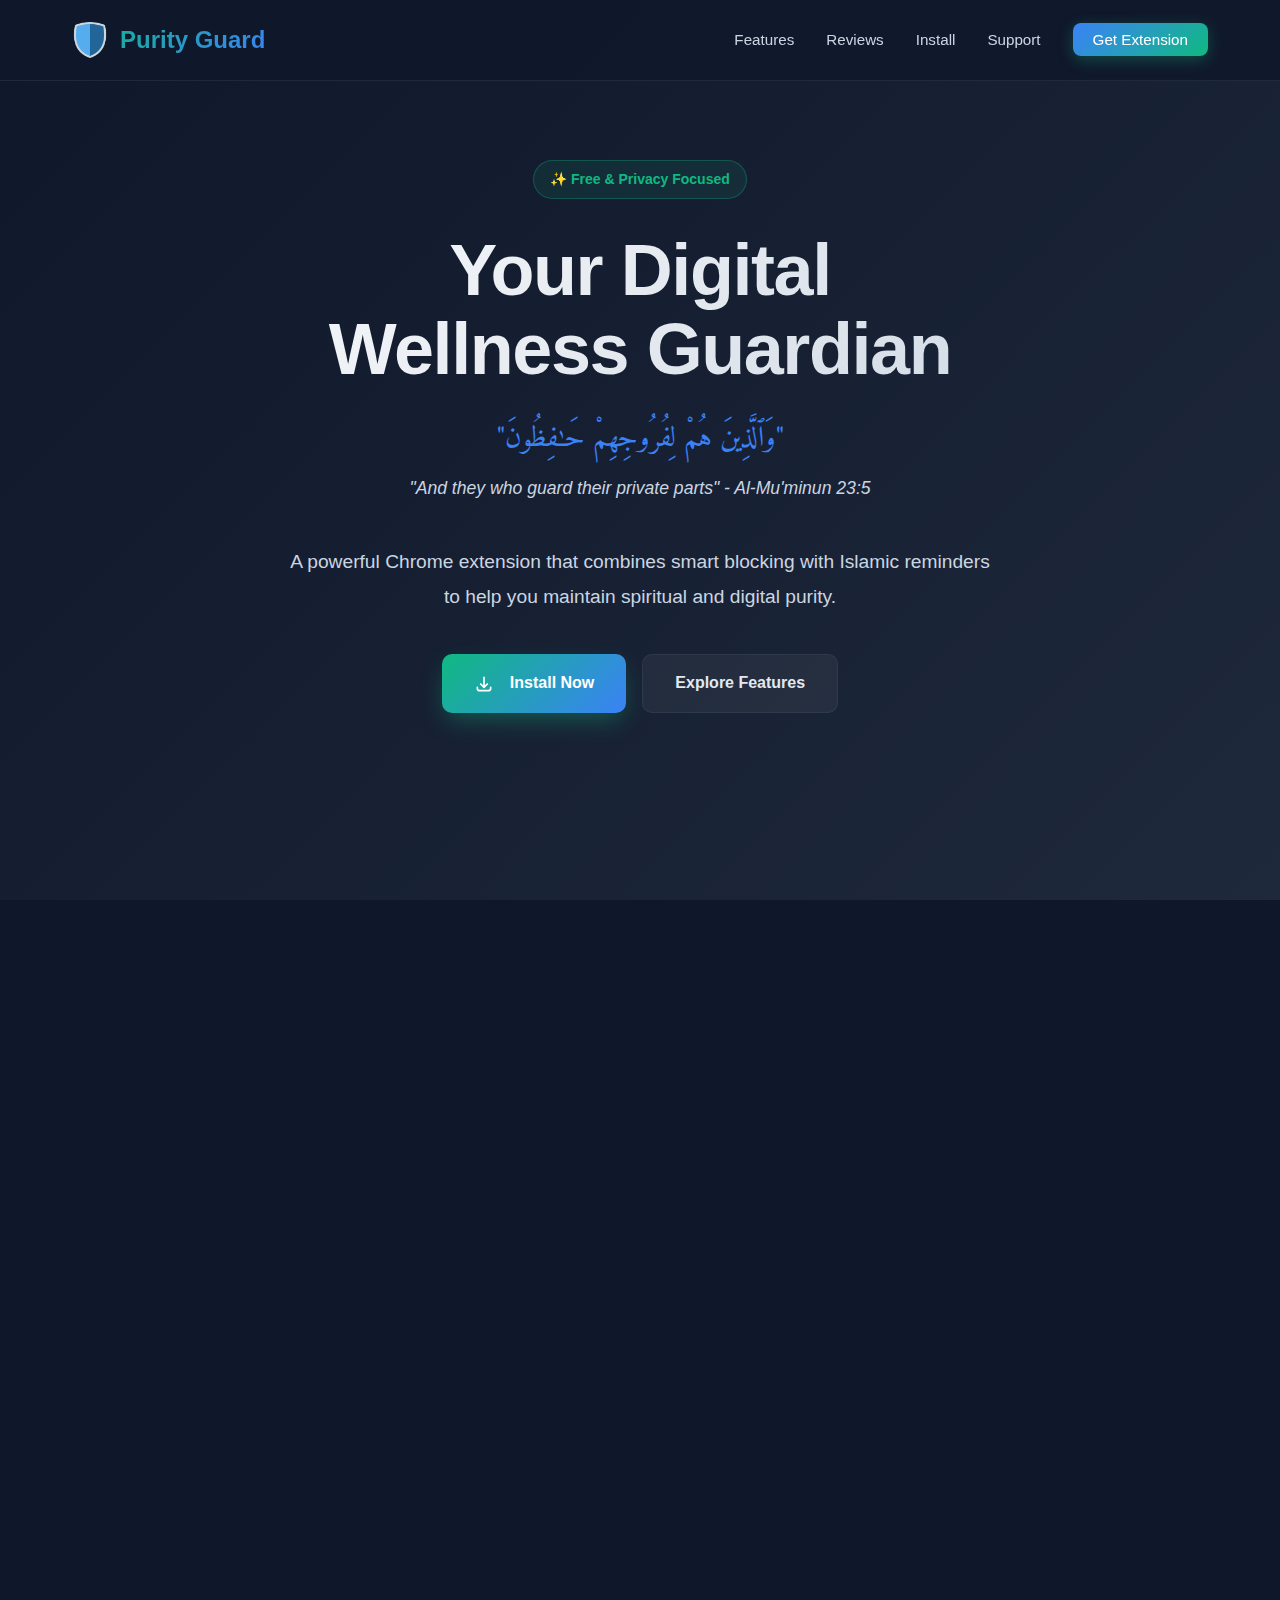
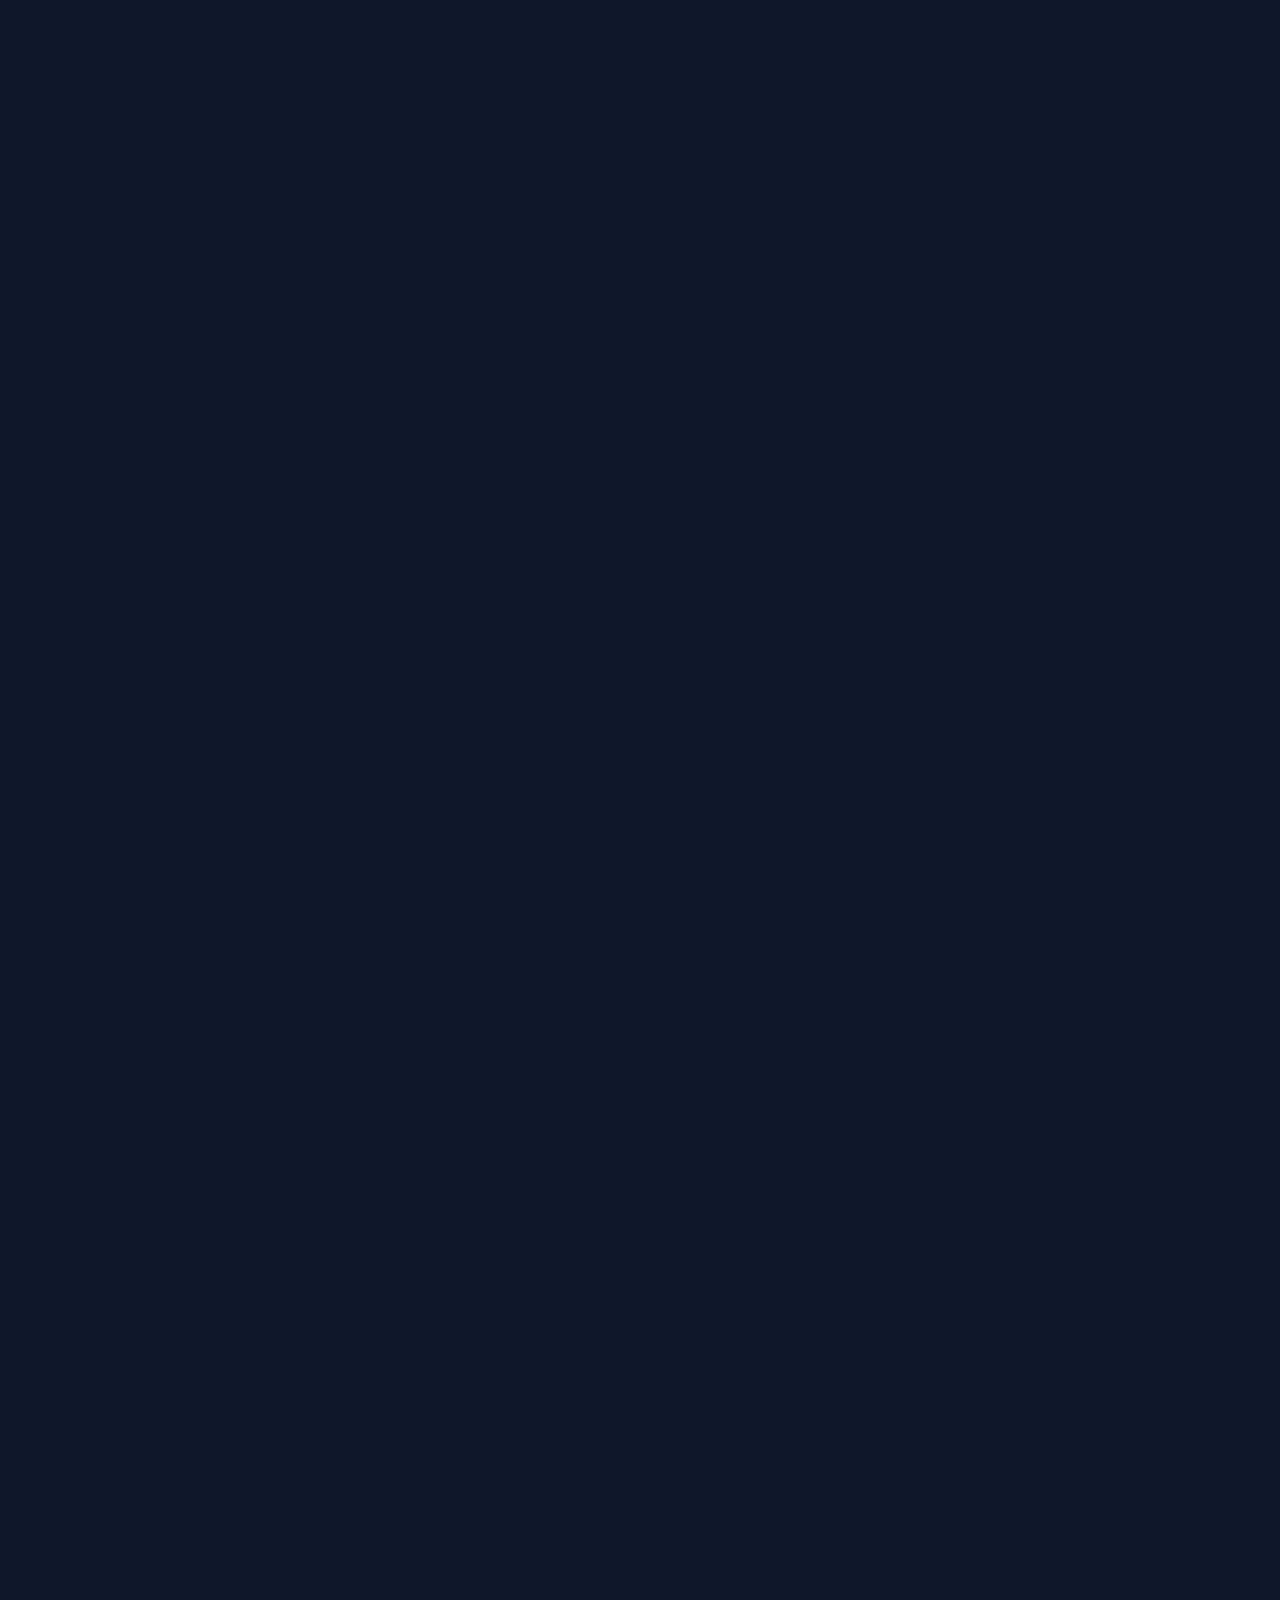
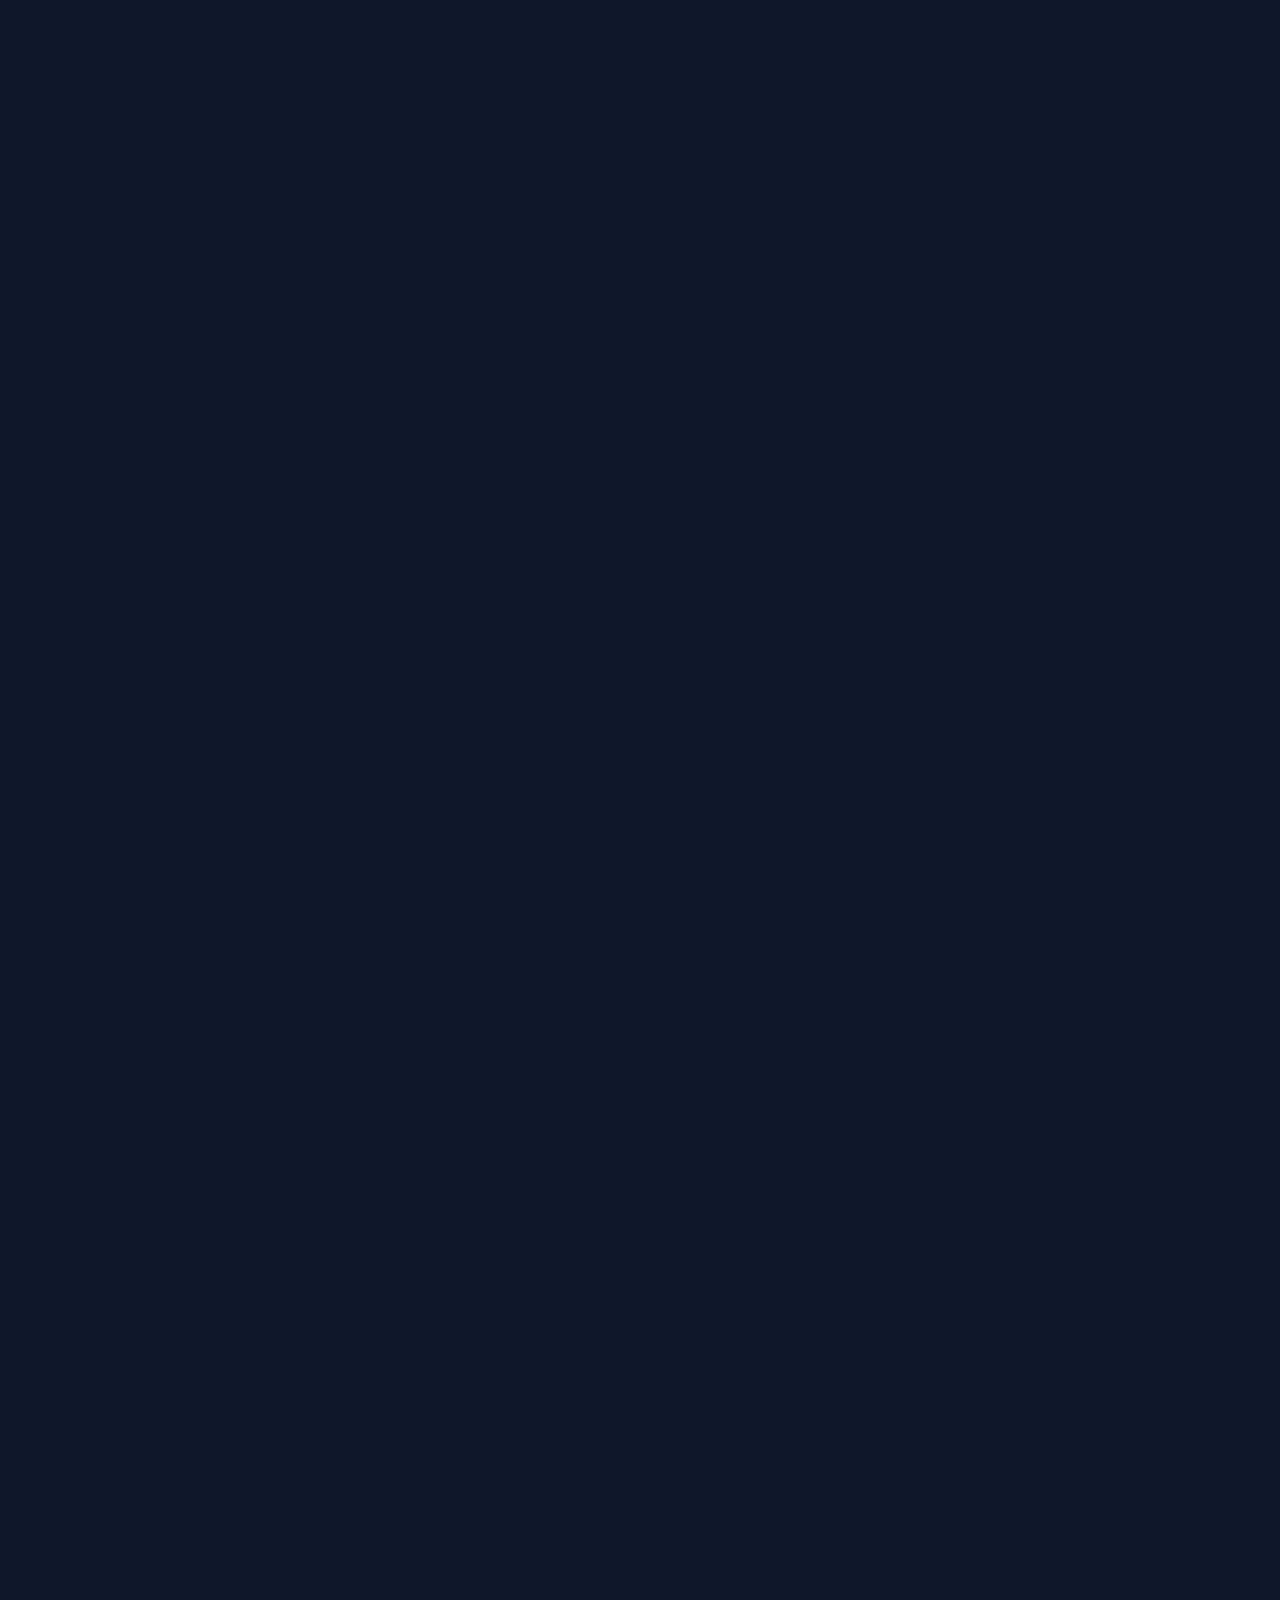
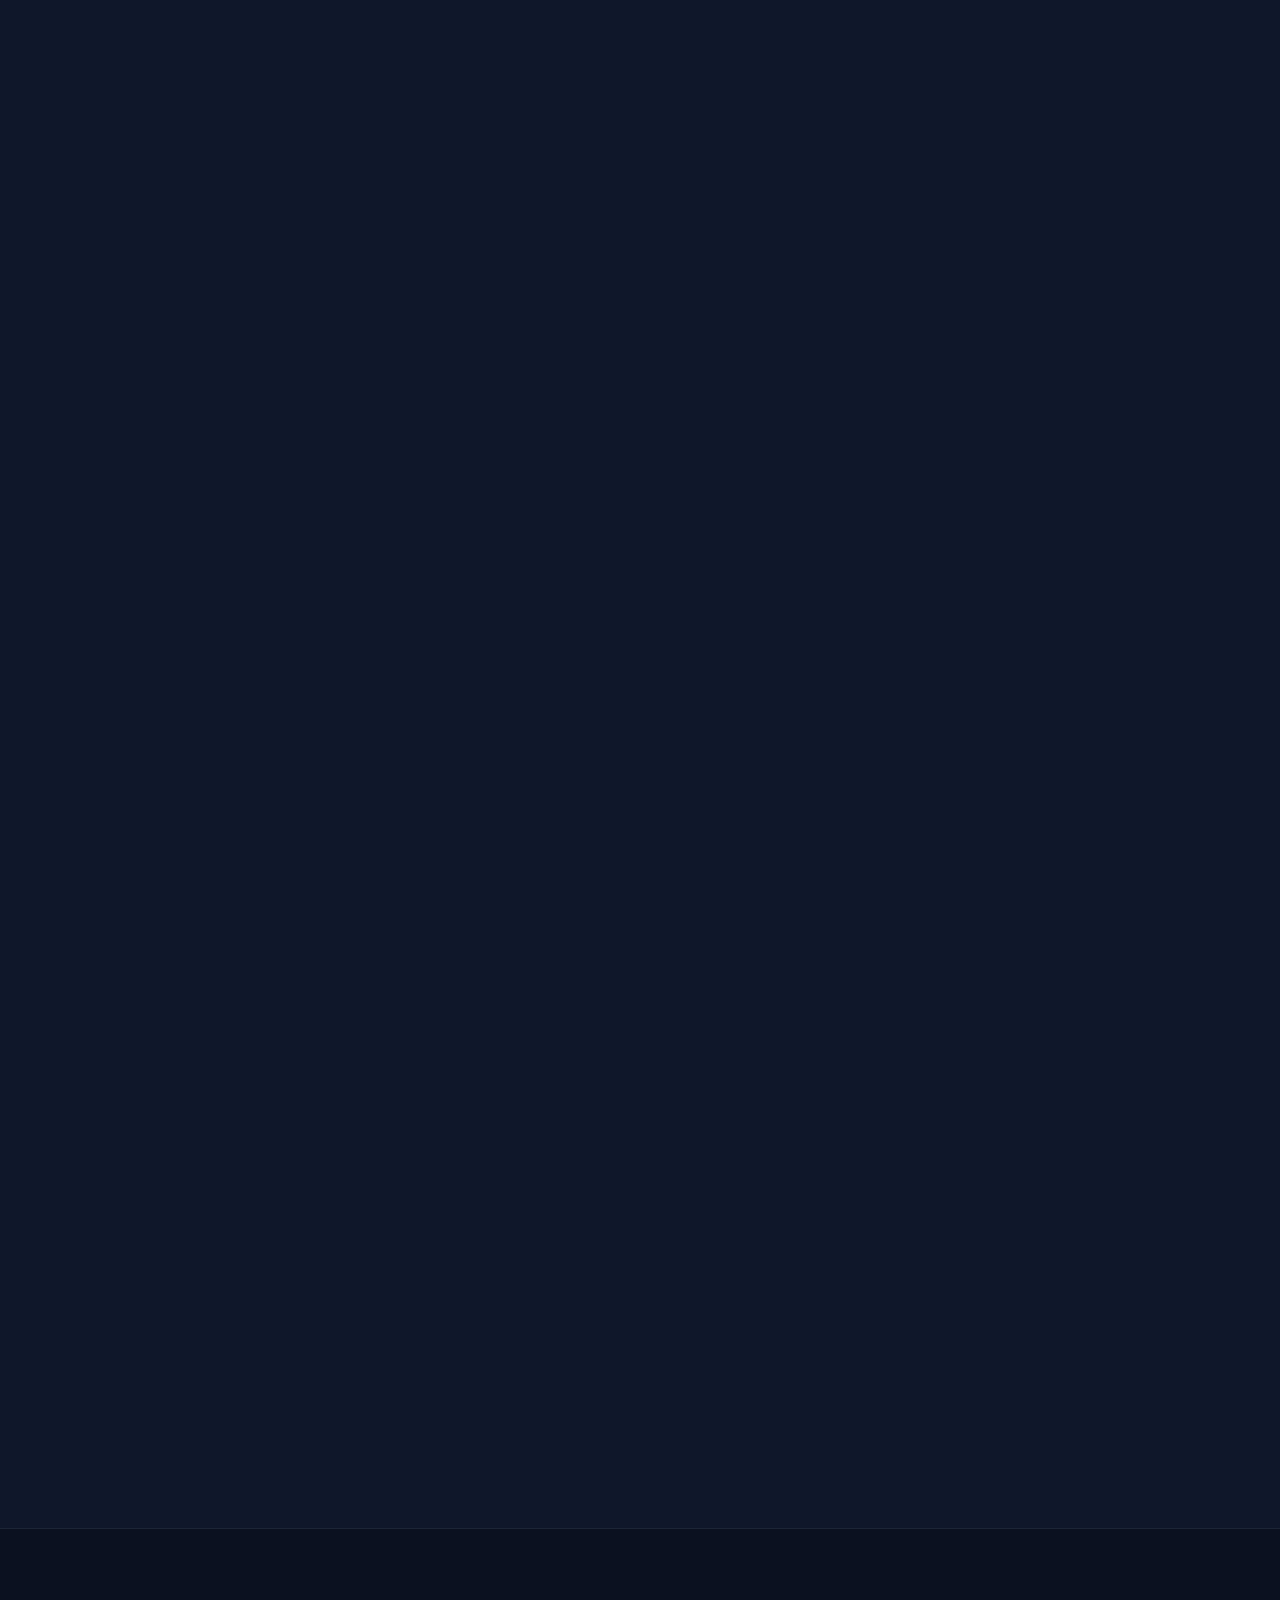
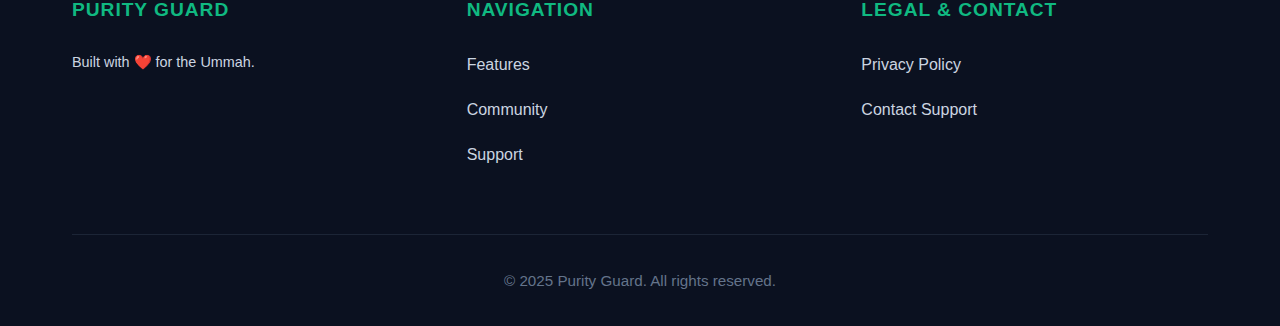
<file: index.html>
<!DOCTYPE html>
<html lang="en">
<head>
  <meta charset="UTF-8">
  <meta name="viewport" content="width=device-width, initial-scale=1.0">
  <title>Purity Guard - Your Digital Wellness Guardian</title>
  <link rel="icon" href="icons/logo-128.png" type="image/png">
  <link rel="preconnect" href="https://fonts.googleapis.com">
  <link rel="preconnect" href="https://fonts.gstatic.com" crossorigin>
  <link href="https://fonts.googleapis.com/css2?family=Segoe+UI:wght@300;400;600;700&family=Amiri:wght@400;700&display=swap" rel="stylesheet">
  <style>
    /* --- RESET & VARIABLES --- */
    :root {
      --bg-dark: #0f172a;
      --bg-card: rgba(30, 41, 59, 0.6);
      --text-main: #e2e8f0;
      --text-muted: #cbd5e1;
      --accent-green: #10b981;
      --accent-blue: #3b82f6;
      --glass-border: rgba(71, 85, 105, 0.3);
      --glass-blur: blur(12px);
    }

    * { margin: 0; padding: 0; box-sizing: border-box; }
    
    html { 
      scroll-behavior: smooth; 
      /* FIX: Background color on HTML prevents white flash during fast scrolls */
      background-color: var(--bg-dark);
    }
    
    body {
      font-family: 'Segoe UI', Tahoma, Geneva, Verdana, sans-serif;
      /* FIX: Fixed background attachment prevents repainting glitches */
      background: linear-gradient(135deg, #0f172a 0%, #1e293b 100%) fixed;
      color: var(--text-main);
      line-height: 1.8;
      overflow-x: hidden;
      min-height: 100vh;
    }

    .amiri { font-family: 'Amiri', serif; }
    
    .container {
      max-width: 1200px;
      margin: 0 auto;
      padding: 0 2rem;
    }

    /* --- ANIMATIONS --- */
    @keyframes border-pulse-glow {
      0% {
        box-shadow: 0 0 5px rgba(59, 130, 246, 0.1);
        border-color: rgba(59, 130, 246, 0.2);
      }
      50% {
        box-shadow: 0 0 20px rgba(16, 185, 129, 0.3);
        border-color: rgba(16, 185, 129, 0.6);
      }
      100% {
        box-shadow: 0 0 5px rgba(59, 130, 246, 0.1);
        border-color: rgba(59, 130, 246, 0.2);
      }
    }

    /* --- NAVIGATION --- */
    nav {
      position: fixed;
      top: 0;
      left: 0;
      width: 100%;
      z-index: 1000;
      background: rgba(15, 23, 42, 0.85);
      backdrop-filter: var(--glass-blur);
      -webkit-backdrop-filter: var(--glass-blur);
      border-bottom: 1px solid var(--glass-border);
      transition: all 0.3s ease;
    }

    .nav-content {
      display: flex;
      justify-content: space-between;
      align-items: center;
      height: 80px;
    }

    .logo {
      display: flex;
      align-items: center;
      gap: 12px;
      font-weight: 700;
      font-size: 1.5rem;
      text-decoration: none;
      background: linear-gradient(135deg, var(--accent-green), var(--accent-blue));
      -webkit-background-clip: text;
      -webkit-text-fill-color: transparent;
      background-clip: text;
    }

    .logo img { height: 36px; width: auto; }

    .nav-links {
      display: flex;
      gap: 2rem;
      list-style: none;
    }

    .nav-links a {
      color: var(--text-muted);
      text-decoration: none;
      font-size: 0.95rem;
      font-weight: 500;
      transition: color 0.2s ease;
    }

    .nav-links a:hover { color: var(--accent-green); }

    .nav-cta {
      background: linear-gradient(135deg, var(--accent-blue), var(--accent-green));
      color: white !important;
      padding: 0.5rem 1.25rem;
      border-radius: 8px;
      font-weight: 600;
      box-shadow: 0 4px 15px rgba(16, 185, 129, 0.3);
    }
    
    .nav-cta:hover { transform: translateY(-2px); }

    /* --- HERO SECTION --- */
    .hero {
      padding: 10rem 0 6rem;
      text-align: center;
      position: relative;
    }

    .hero-badge {
      display: inline-flex;
      align-items: center;
      padding: 6px 16px;
      background: rgba(16, 185, 129, 0.1);
      border: 1px solid rgba(16, 185, 129, 0.3);
      border-radius: 100px;
      color: var(--accent-green);
      font-size: 0.875rem;
      font-weight: 600;
      margin-bottom: 2rem;
    }

    .hero h1 {
      font-size: clamp(2.5rem, 6vw, 4.5rem);
      font-weight: 800;
      letter-spacing: -0.02em;
      line-height: 1.1;
      margin-bottom: 1.5rem;
      background: linear-gradient(135deg, #ffffff 0%, #cbd5e1 100%);
      -webkit-background-clip: text;
      -webkit-text-fill-color: transparent;
    }

    .hero p.subtitle {
      font-size: 1.2rem;
      color: var(--text-muted);
      max-width: 700px;
      margin: 0 auto 2.5rem;
    }

    .verse-box {
      margin-bottom: 2.5rem;
      padding: 0 1rem;
    }

    .quran-verse {
      font-size: 1.8rem;
      color: var(--accent-blue);
      margin-bottom: 0.5rem;
    }

    .cta-group {
      display: flex;
      gap: 1rem;
      justify-content: center;
      flex-wrap: wrap;
    }

    .btn {
      display: inline-flex;
      align-items: center;
      gap: 0.5rem;
      padding: 0.875rem 2rem;
      border-radius: 10px;
      font-weight: 600;
      font-size: 1rem;
      text-decoration: none;
      transition: all 0.3s ease;
      cursor: pointer;
    }

    .btn-primary {
      background: linear-gradient(135deg, var(--accent-green), var(--accent-blue));
      color: white;
      border: none;
      box-shadow: 0 10px 25px -5px rgba(16, 185, 129, 0.4);
    }

    .btn-primary:hover {
      transform: translateY(-3px);
      box-shadow: 0 15px 30px -5px rgba(16, 185, 129, 0.5);
    }

    .btn-secondary {
      background: rgba(255, 255, 255, 0.05);
      color: var(--text-main);
      border: 1px solid var(--glass-border);
    }

    .btn-secondary:hover {
      background: rgba(255, 255, 255, 0.1);
      border-color: rgba(255, 255, 255, 0.2);
    }

    /* --- STATS SECTION --- */
    .stats {
      padding: 4rem 0;
      border-top: 1px solid var(--glass-border);
      border-bottom: 1px solid var(--glass-border);
      background: rgba(15, 23, 42, 0.5);
    }

    .stats-grid {
      display: grid;
      grid-template-columns: repeat(auto-fit, minmax(200px, 1fr));
      gap: 2rem;
      text-align: center;
    }

    .stat-number {
      font-size: 3rem;
      font-weight: 800;
      background: linear-gradient(135deg, var(--accent-green), var(--accent-blue));
      -webkit-background-clip: text;
      -webkit-text-fill-color: transparent;
      margin-bottom: 0.5rem;
      display: block;
    }

    .stat-label {
      color: var(--text-muted);
      font-size: 0.95rem;
      text-transform: uppercase;
      letter-spacing: 0.05em;
      font-weight: 600;
    }

    /* --- FEATURES GRID --- */
    .features {
      padding: 6rem 0;
      position: relative;
    }

    .section-header {
      text-align: center;
      max-width: 800px;
      margin: 0 auto 4rem;
    }

    .section-label {
      color: var(--accent-green);
      font-weight: 700;
      letter-spacing: 0.1em;
      text-transform: uppercase;
      font-size: 0.9rem;
      margin-bottom: 1rem;
      display: block;
    }

    .section-title {
      font-size: 2.5rem;
      font-weight: 700;
      margin-bottom: 1rem;
      background: linear-gradient(135deg, var(--accent-green), var(--accent-blue));
      -webkit-background-clip: text;
      -webkit-text-fill-color: transparent;
    }

    .features-grid {
      display: grid;
      grid-template-columns: repeat(auto-fit, minmax(320px, 1fr));
      gap: 2rem;
    }

    /* GLOWING CARD STYLE (Reusable) */
    .glow-card {
      background: var(--bg-card);
      backdrop-filter: var(--glass-blur);
      -webkit-backdrop-filter: var(--glass-blur);
      border-radius: 20px;
      padding: 2.5rem;
      border: 1px solid var(--glass-border);
      transition: transform 0.3s ease;
      height: 100%;
      display: flex;
      flex-direction: column;
      align-items: flex-start;
      will-change: transform; /* Performance Fix */
      animation: border-pulse-glow 4s infinite ease-in-out;
    }

    .glow-card:hover {
      transform: translateY(-5px);
    }
    
    .glow-card:nth-child(2n) { animation-delay: 1s; }
    .glow-card:nth-child(3n) { animation-delay: 2s; }

    .icon-wrapper {
      width: 54px;
      height: 54px;
      border-radius: 14px;
      background: rgba(16, 185, 129, 0.15);
      display: flex;
      align-items: center;
      justify-content: center;
      margin-bottom: 1.5rem;
      font-size: 1.8rem;
    }

    .feature-card h3 {
      font-size: 1.4rem;
      font-weight: 700;
      margin-bottom: 1rem;
      color: #fff;
    }

    .feature-card p {
      color: var(--text-muted);
      font-size: 1rem;
      line-height: 1.7;
    }

    /* --- INSTALLATION SECTION --- */
    .installation {
      padding: 6rem 0;
    }

    .install-steps-grid {
      display: grid;
      grid-template-columns: repeat(auto-fit, minmax(300px, 1fr));
      gap: 2rem;
    }

    .step-number {
      width: 60px;
      height: 60px;
      background: linear-gradient(135deg, var(--accent-green), var(--accent-blue));
      color: white;
      font-size: 1.8rem;
      font-weight: 700;
      border-radius: 50%;
      display: flex;
      align-items: center;
      justify-content: center;
      margin: 0 auto 1.5rem;
      box-shadow: 0 10px 20px rgba(16, 185, 129, 0.3);
    }

    .install-card {
      text-align: center;
      align-items: center; 
    }

    .install-link-text {
        color: var(--accent-blue);
        text-decoration: underline;
        font-weight: 600;
    }
    .install-link-text:hover {
        color: var(--accent-green);
    }

    /* --- TESTIMONIALS --- */
    .testimonials { 
      padding: 6rem 0; 
      background: rgba(15, 23, 42, 0.3);
    }
    
    .quote-text {
      font-size: 1.15rem;
      color: #f1f5f9;
      font-style: italic;
      margin-bottom: 1.5rem;
      flex-grow: 1;
    }

    .user-info {
      display: flex;
      align-items: center;
      gap: 1rem;
      margin-top: auto;
    }

    .avatar-circle {
      width: 48px;
      height: 48px;
      background: linear-gradient(135deg, var(--accent-blue), var(--accent-green));
      border-radius: 50%;
      display: flex;
      align-items: center;
      justify-content: center;
      font-weight: bold;
      color: white;
      font-size: 1.1rem;
    }

    .user-details h4 { color: white; font-size: 1.1rem; margin-bottom: 0.2rem; }
    .user-details span { color: var(--text-muted); font-size: 0.9rem; }

    /* --- CTA BOX --- */
    .cta-section { padding: 6rem 0; }

    .cta-box-glow {
      background: linear-gradient(145deg, rgba(16, 185, 129, 0.1), rgba(59, 130, 246, 0.1));
      border-radius: 24px;
      padding: 5rem 2rem;
      text-align: center;
      position: relative;
      overflow: hidden;
      border: 1px solid var(--accent-green);
      box-shadow: 0 0 30px rgba(16, 185, 129, 0.15);
    }

    .cta-box-glow h2 { 
      font-size: 2.8rem; 
      color: white; 
      margin-bottom: 1rem;
      background: linear-gradient(135deg, #fff, #e2e8f0); 
      -webkit-background-clip: text;
      -webkit-text-fill-color: transparent;
    }

    /* --- COMMUNITY & SUPPORT --- */
    .community-section { padding: 6rem 0; }
    .community-card { text-align: center; align-items: center; }
    .community-link {
      margin-top: 1.5rem;
      color: var(--accent-blue);
      font-weight: 600;
      text-decoration: none;
      display: inline-flex;
      align-items: center;
      gap: 0.5rem;
    }
    .community-link:hover { text-decoration: underline; color: var(--accent-green); }

    .support-section { 
      padding: 6rem 0;
      background: rgba(15, 23, 42, 0.3);
    }
    .contact-grid {
      display: grid;
      grid-template-columns: repeat(auto-fit, minmax(300px, 1fr));
      gap: 2rem;
      max-width: 900px;
      margin: 0 auto;
    }
    .contact-box {
      background: var(--bg-card);
      border: 1px solid var(--glass-border);
      padding: 3rem 2rem;
      border-radius: 20px;
      text-align: center;
      transition: transform 0.3s ease;
    }
    .contact-box:hover { transform: translateY(-5px); border-color: var(--accent-blue); }

    /* --- FOOTER --- */
    footer {
      border-top: 1px solid var(--glass-border);
      padding: 4rem 0 2rem;
      background: #0b1120;
    }
    .footer-grid {
      display: grid;
      grid-template-columns: repeat(auto-fit, minmax(200px, 1fr));
      gap: 3rem;
      margin-bottom: 3rem;
    }
    .footer-col h4 { 
      color: var(--accent-green); 
      margin-bottom: 1.5rem; 
      font-size: 1.2rem;
      text-transform: uppercase;
      letter-spacing: 0.05em;
    }
    .footer-col ul { list-style: none; }
    .footer-col ul li { margin-bottom: 1rem; }
    .footer-col a { 
      color: var(--text-muted); 
      text-decoration: none; 
      transition: color 0.2s; 
    }
    .footer-col a:hover { color: var(--accent-blue); }
    .footer-bottom { 
      text-align: center; 
      padding-top: 2rem; 
      border-top: 1px solid var(--glass-border); 
      color: #64748b; 
      font-size: 0.95rem; 
    }

    /* --- RESPONSIVE --- */
    @media (max-width: 768px) {
      .nav-links { display: none; }
      .hero h1 { font-size: 2.8rem; }
      .features-grid { grid-template-columns: 1fr; }
    }

    /* Scroll Reveal Utility */
    .reveal { 
        opacity: 0; 
        transform: translateY(30px); 
        transition: all 0.8s ease-out; 
        will-change: transform, opacity; /* Performance Fix */
    }
    .reveal.active { opacity: 1; transform: translateY(0); }
  </style>
</head>
<body>

  <nav>
    <div class="container nav-content">
      <a href="#" class="logo">
        <img src="icons/logo-128.png" alt="Logo">
        <span>Purity Guard</span>
      </a>
      <ul class="nav-links">
        <li><a href="#features">Features</a></li>
        <li><a href="#testimonials">Reviews</a></li>
        <li><a href="#installation">Install</a></li>
        <li><a href="#support">Support</a></li>
        <li><a href="https://chromewebstore.google.com/detail/kdjbmnmfppgifnpaoediclncglnogihe?utm_source=item-share-cb" class="nav-cta">Get Extension</a></li>
      </ul>
    </div>
  </nav>

  <section class="hero">
    <div class="container">
      <div class="hero-badge">✨ Free & Privacy Focused</div>
      <h1>Your Digital<br>Wellness Guardian</h1>
      
      <div class="verse-box">
        <p class="quran-verse amiri">"وَٱلَّذِينَ هُمْ لِفُرُوجِهِمْ حَـٰفِظُونَ"</p>
        <p style="color: var(--text-muted); font-style: italic; font-size: 1.1rem;">"And they who guard their private parts" - Al-Mu'minun 23:5</p>
      </div>
      
      <p class="subtitle">
        A powerful Chrome extension that combines smart blocking with Islamic reminders to help you maintain spiritual and digital purity.
      </p>
      
      <div class="cta-group">
        <a href="https://chromewebstore.google.com/detail/kdjbmnmfppgifnpaoediclncglnogihe?utm_source=item-share-cb" class="btn btn-primary">
          <svg width="20" height="20" fill="none" stroke="currentColor" viewBox="0 0 24 24" style="margin-right: 8px;"><path stroke-linecap="round" stroke-linejoin="round" stroke-width="2" d="M4 16v1a3 3 0 003 3h10a3 3 0 003-3v-1m-4-4l-4 4m0 0l-4-4m4 4V4"></path></svg>
          Install Now
        </a>
        <a href="#features" class="btn btn-secondary">
          Explore Features
        </a>
      </div>
    </div>
  </section>

  <section class="stats reveal">
    <div class="container stats-grid">
      <div class="stat-item">
        <span class="stat-number" data-target="100" data-suffix="+">0</span>
        <span class="stat-label">Active Users</span>
      </div>
      <div class="stat-item">
        <span class="stat-number" data-target="100" data-suffix="%">0</span>
        <span class="stat-label">Free Forever</span>
      </div>
      <div class="stat-item">
        <span class="stat-number" data-target="4.9" data-suffix="" data-decimal="1">0</span>
        <span class="stat-label">Star Rating</span>
      </div>
      <div class="stat-item">
        <span class="stat-number" data-target="24" data-suffix="/7">0</span>
        <span class="stat-label">Protection</span>
      </div>
    </div>
  </section>

  <section id="features" class="features">
    <div class="container">
      <div class="section-header reveal">
        <span class="section-label">Features</span>
        <h2 class="section-title">Everything You Need</h2>
        <p style="color: var(--text-muted); font-size: 1.2rem;">Complete tools for your digital and spiritual protection.</p>
      </div>
      
      <div class="features-grid">
        <div class="feature-card glow-card reveal">
          <div class="icon-wrapper">🚫</div>
          <h3>Smart Content Blocking</h3>
          <p>Automatically blocks harmful websites using advanced filtering algorithms and customizable blocklists.</p>
        </div>

        <div class="feature-card glow-card reveal">
          <div class="icon-wrapper">📖</div>
          <h3>Islamic Reminders</h3>
          <p>Beautiful Quran verses and Hadith displayed when harmful content is blocked to strengthen your resolve.</p>
        </div>

        <div class="feature-card glow-card reveal">
          <div class="icon-wrapper">🔊</div>
          <h3>Quran Audio Recitation</h3>
          <p>Listen to high-quality Quran recitations on the block page to calm your mind and heart.</p>
        </div>

        <div class="feature-card glow-card reveal">
          <div class="icon-wrapper">⚙️</div>
          <h3>Customizable Settings</h3>
          <p>Choose between Quran, Hadith, or both. Control audio, notifications, and themes to match your preferences.</p>
        </div>

        <div class="feature-card glow-card reveal">
          <div class="icon-wrapper">✅</div>
          <h3>Whitelist & Blacklist</h3>
          <p>Full control over which sites to block or allow. Add custom domains to your personal lists.</p>
        </div>

        <div class="feature-card glow-card reveal">
          <div class="icon-wrapper">📊</div>
          <h3>Progress Tracking</h3>
          <p>Track your blocks, maintain streaks, and set monthly goals to monitor your digital wellness journey.</p>
        </div>

        <div class="feature-card glow-card reveal">
          <div class="icon-wrapper">🎨</div>
          <h3>Beautiful Design</h3>
          <p>Modern, sleek interface with smooth animations and professional UI that's a pleasure to use.</p>
        </div>

        <div class="feature-card glow-card reveal">
          <div class="icon-wrapper">🔔</div>
          <h3>Smart Notifications</h3>
          <p>Desktop notifications keep you informed when sites are blocked, with full control to enable/disable.</p>
        </div>

        <div class="feature-card glow-card reveal">
          <div class="icon-wrapper">💾</div>
          <h3>Import/Export Settings</h3>
          <p>Backup your settings and lists, or share them across devices with easy import/export functionality.</p>
        </div>

        <div class="feature-card glow-card reveal">
          <div class="icon-wrapper">📱</div>
          <h3>Instant Telegram Alerts</h3>
          <p>Get real-time notifications (1-2 seconds) to your accountability partner when you relapse or disable the extension.</p>
        </div>

        <div class="feature-card glow-card reveal">
          <div class="icon-wrapper">💰</div>
          <h3>Sadaqah Accountability</h3>
          <p>Commit to donate to charity when you relapse. Your partner gets proof photos, turning mistakes into good deeds.</p>
        </div>
      </div>
    </div>
  </section>

  <section id="installation" class="installation">
    <div class="container">
      <div class="section-header reveal">
        <span class="section-label">Get Started</span>
        <h2 class="section-title">Install in 3 Easy Steps</h2>
        <p style="color: var(--text-muted); font-size: 1.1rem;">Get protected in less than 2 minutes</p>
      </div>

      <div class="install-steps-grid">
        <div class="install-card glow-card reveal">
          <div class="step-number">1</div>
          <h3 style="color: white; margin-bottom: 0.5rem;">Download Extension</h3>
          <p style="color: var(--text-muted);">
            <a href="https://chromewebstore.google.com/detail/kdjbmnmfppgifnpaoediclncglnogihe?utm_source=item-share-cb" class="install-link-text" target="_blank">Click here to download</a> the extension directly from the Chrome Web Store.
          </p>
        </div>
        
        <div class="install-card glow-card reveal">
          <div class="step-number">2</div>
          <h3 style="color: white; margin-bottom: 0.5rem;">Add to Chrome</h3>
          <p style="color: var(--text-muted);">Click the "Add to Chrome" button on the store page and confirm the installation.</p>
        </div>
        
        <div class="install-card glow-card reveal">
          <div class="step-number">3</div>
          <h3 style="color: white; margin-bottom: 0.5rem;">You're Protected!</h3>
          <p style="color: var(--text-muted);">Configure your preferences in the settings and enjoy peace of mind while browsing.</p>
        </div>
      </div>
    </div>
  </section>

  <section id="testimonials" class="testimonials">
    <div class="container">
      <div class="section-header reveal">
        <span class="section-label">Reviews</span>
        <h2 class="section-title">What Users Are Saying</h2>
        <p style="color: var(--text-muted);">Real feedback from real users</p>
      </div>

      <div class="features-grid">
        <div class="testimonial-card glow-card reveal">
          <p class="quote-text">"Purity Guard has been a game-changer for me. The Islamic reminders really help me stay focused on what matters. MashaAllah!"</p>
          <div class="user-info">
            <div class="avatar-circle">AH</div>
            <div class="user-details">
              <h4>Ahmed Hassan</h4>
              <span>Student, UK</span>
            </div>
          </div>
        </div>

        <div class="testimonial-card glow-card reveal">
          <p class="quote-text">"The customization options are amazing. I can choose to see only Quran verses and the audio feature is beautiful. Highly recommended!"</p>
          <div class="user-info">
            <div class="avatar-circle">FZ</div>
            <div class="user-details">
              <h4>Fatima Zahra</h4>
              <span>Professional, Canada</span>
            </div>
          </div>
        </div>

        <div class="testimonial-card glow-card reveal">
          <p class="quote-text">"Clean design, powerful features, and it actually works! The streak tracking keeps me motivated. JazakAllah khair to the developers!"</p>
          <div class="user-info">
            <div class="avatar-circle">YM</div>
            <div class="user-details">
              <h4>Yusuf Mohammed</h4>
              <span>Developer, USA</span>
            </div>
          </div>
        </div>
      </div>
    </div>
  </section>

  <section id="community" class="community-section">
    <div class="container">
      <div class="section-header reveal">
        <span class="section-label">Community</span>
        <h2 class="section-title">Join the Movement</h2>
        <p style="color: var(--text-muted);">Connect with others on the same journey.</p>
      </div>

      <div class="features-grid">
        <div class="feature-card community-card glow-card reveal">
          <div class="icon-wrapper">
            <svg width="24" height="24" fill="currentColor" viewBox="0 0 24 24"><path d="M20.317 4.37a19.791 19.791 0 0 0-4.885-1.515.074.074 0 0 0-.079.037c-.21.375-.444.864-.608 1.25a18.27 18.27 0 0 0-5.487 0 12.64 12.64 0 0 0-.617-1.25.077.077 0 0 0-.079-.037A19.736 19.736 0 0 0 3.677 4.37a.07.07 0 0 0-.032.027C.533 9.046-.32 13.58.099 18.057a.082.082 0 0 0 .031.057 19.9 19.9 0 0 0 5.993 3.03.078.078 0 0 0 .084-.028 14.09 14.09 0 0 0 1.226-1.994.076.076 0 0 0-.041-.106 13.107 13.107 0 0 1-1.872-.892.077.077 0 0 1-.008-.128 10.2 10.2 0 0 0 .372-.292.074.074 0 0 1 .077-.01c3.928 1.793 8.18 1.793 12.062 0a.074.074 0 0 1 .078.01c.12.098.246.198.373.292a.077.077 0 0 1-.006.127 12.299 12.299 0 0 1-1.873.892.077.077 0 0 0-.041.107c.36.698.772 1.362 1.225 1.993a.076.076 0 0 0 .084.028 19.839 19.839 0 0 0 6.002-3.03.077.077 0 0 0 .032-.054c.5-5.177-.838-9.674-3.549-13.66a.061.061 0 0 0-.031-.03zM8.02 15.33c-1.183 0-2.157-1.085-2.157-2.419 0-1.333.956-2.419 2.157-2.419 1.21 0 2.176 1.086 2.157 2.419 0 1.334-.956 2.419-2.157 2.419zm7.975 0c-1.183 0-2.157-1.085-2.157-2.419 0-1.333.955-2.419 2.157-2.419 1.21 0 2.176 1.086 2.157 2.419 0 1.334-.946 2.419-2.157 2.419z"/></svg>
          </div>
          <h3>Discord Server</h3>
          <p>Chat with the community and get motivation.</p>
          <a href="https://github.com/suhayblegend/purity-guard" class="community-link" onclick="alert('Coming Soon!'); return false;">Join Discord →</a>
        </div>

        <div class="feature-card community-card glow-card reveal">
          <div class="icon-wrapper">
            <svg width="24" height="24" fill="currentColor" viewBox="0 0 24 24"><path d="M12 0C5.373 0 0 5.373 0 12s5.373 12 12 12 12-5.373 12-12S18.627 0 12 0zm5.562 8.161c-.18 1.897-.962 6.502-1.359 8.627-.168.9-.5 1.201-.82 1.23-.697.064-1.226-.461-1.901-.903-1.056-.692-1.653-1.123-2.678-1.799-1.185-.781-.417-1.21.258-1.911.177-.184 3.247-2.977 3.307-3.23.007-.032.014-.15-.056-.212s-.174-.041-.249-.024c-.106.024-1.793 1.139-5.062 3.345-.479.329-.913.489-1.302.481-.428-.008-1.252-.241-1.865-.44-.751-.244-1.349-.374-1.297-.789.027-.216.324-.437.893-.663 3.498-1.524 5.831-2.529 6.998-3.014 3.332-1.386 4.025-1.627 4.477-1.635.099-.002.321.023.465.141.12.098.153.228.166.328.015.115.018.234.004.309z"/></svg>
          </div>
          <h3>Telegram Group</h3>
          <p>Get announcements and updates.</p>
          <a href="https://t.me/+4UyJja5hy1AxNGI0" class="community-link" onclick="alert('Coming Soon!'); return false;">Join Telegram →</a>
        </div>

        <div class="feature-card community-card glow-card reveal">
          <div class="icon-wrapper">
            <svg width="24" height="24" fill="currentColor" viewBox="0 0 24 24"><path d="M12 0C5.374 0 0 5.373 0 12c0 5.302 3.438 9.8 8.207 11.387.599.111.793-.261.793-.577v-2.234c-3.338.726-4.033-1.416-4.033-1.416-.546-1.387-1.333-1.756-1.333-1.756-1.089-.745.083-.729.083-.729 1.205.084 1.839 1.237 1.839 1.237 1.07 1.834 2.807 1.304 3.492.997.107-.775.418-1.305.762-1.604-2.665-.305-5.467-1.334-5.467-5.931 0-1.311.469-2.381 1.236-3.221-.124-.303-.535-1.524.117-3.176 0 0 1.008-.322 3.301 1.23A11.509 11.509 0 0 1 12 5.803c1.02.005 2.047.138 3.006.404 2.291-1.552 3.297-1.23 3.297-1.23.653 1.653.242 2.874.118 3.176.77.84 1.235 1.911 1.235 3.221 0 4.609-2.807 5.624-5.479 5.921.43.372.823 1.102.823 2.222v3.293c0 .319.192.694.801.576C20.566 21.797 24 17.3 24 12c0-6.627-5.373-12-12-12z"/></svg>
          </div>
          <h3>Open Source</h3>
          <p>View the code, report bugs, or contribute.</p>
          <a href="https://github.com/suhayblegend/purity-guard" target="_blank" class="community-link">View on GitHub →</a>
        </div>
      </div>
    </div>
  </section>

  <section class="cta-section">
    <div class="container">
      <div class="cta-box-glow reveal">
        <p class="amiri" style="font-size: 2.2rem; color: var(--accent-blue); margin-bottom: 1.2rem; font-weight: 700;">"أَلَمْ يَعْلَمْ بِأَنَّ ٱللَّهَ يَرَىٰ"</p>
        <p style="font-style: italic; color: #cbd5e1; margin-bottom: 2rem; font-size: 1.3rem;">"Does he not know that Allah sees?" - Al-'Alaq 96:14</p>
        <h2>Ready to take control?</h2>
        <div style="margin-top: 3rem;">
          <a href="https://chromewebstore.google.com/detail/kdjbmnmfppgifnpaoediclncglnogihe?utm_source=item-share-cb" class="btn btn-primary" style="padding: 1rem 3rem; font-size: 1.2rem;">Install Purity Guard Now</a>
        </div>
      </div>
    </div>
  </section>

  <section id="support" class="support-section">
    <div class="container">
      <div class="section-header reveal">
        <span class="section-label">Support</span>
        <h2 class="section-title">We're Here to Help</h2>
      </div>

      <div class="contact-grid">
        <div class="contact-box reveal">
          <h3 style="margin-bottom: 1rem; color: white;">Contact Us</h3>
          <p style="color: var(--text-muted); margin-bottom: 1.5rem;">Have a question? Email us directly.</p>
          <a href="mailto:suhaybdahir22@gmail.com" class="btn btn-secondary">Email Support</a>
        </div>

        <div class="contact-box reveal">
          <h3 style="margin-bottom: 1rem; color: white;">Report an Issue</h3>
          <p style="color: var(--text-muted); margin-bottom: 1.5rem;">Found a bug? Let us know.</p>
          <a href="https://github.com/YOUR-USERNAME/purity-guard/issues" target="_blank" class="btn btn-secondary">Report Bug</a>
        </div>
      </div>
    </div>
  </section>

  <footer>
    <div class="container">
      <div class="footer-grid">
        <div class="footer-col">
          <h4>Purity Guard</h4>
          <p style="color: var(--text-muted); line-height: 1.6; font-size: 0.9rem;">
            Built with ❤️ for the Ummah.
          </p>
        </div>
        <div class="footer-col">
          <h4>Navigation</h4>
          <ul>
            <li><a href="#features">Features</a></li>
            <li><a href="#community">Community</a></li>
            <li><a href="#support">Support</a></li>
          </ul>
        </div>
        <div class="footer-col">
          <h4>Legal & Contact</h4>
          <ul>
            <li><a href="privacy.html">Privacy Policy</a></li>
            <li><a href="mailto:suhaybdahir22@gmail.com">Contact Support</a></li>
          </ul>
        </div>
      </div>
      <div class="footer-bottom">
        <p>&copy; 2025 Purity Guard. All rights reserved.</p>
      </div>
    </div>
  </footer>

  <script>
    // 1. Scroll Reveal Animation
    const observerOptions = {
      threshold: 0.1,
      root: null,
      rootMargin: "0px 0px -50px 0px"
    };

    const revealObserver = new IntersectionObserver((entries) => {
      entries.forEach(entry => {
        if (entry.isIntersecting) {
          entry.target.classList.add('active');
        }
      });
    }, observerOptions);

    document.querySelectorAll('.reveal').forEach(el => {
      revealObserver.observe(el);
    });

    // 2. Stats Counting Animation
    const statsObserver = new IntersectionObserver((entries) => {
      entries.forEach(entry => {
        if (entry.isIntersecting && !entry.target.classList.contains('counted')) {
          const statElement = entry.target;
          statElement.classList.add('counted');
          
          const target = parseFloat(statElement.getAttribute('data-target'));
          const suffix = statElement.getAttribute('data-suffix') || '';
          const decimal = parseInt(statElement.getAttribute('data-decimal') || '0');
          const duration = 2000;
          const start = 0;
          const startTime = performance.now();

          function update(currentTime) {
            const elapsed = currentTime - startTime;
            const progress = Math.min(elapsed / duration, 1);
            const ease = 1 - Math.pow(1 - progress, 4);
            const current = start + (target - start) * ease;
            
            if (decimal > 0) {
              statElement.innerText = current.toFixed(decimal) + suffix;
            } else {
              statElement.innerText = Math.floor(current) + suffix;
            }

            if (progress < 1) {
              requestAnimationFrame(update);
            } else {
               if (decimal > 0) {
                statElement.innerText = target.toFixed(decimal) + suffix;
              } else {
                statElement.innerText = target + suffix;
              }
            }
          }
          requestAnimationFrame(update);
        }
      });
    }, { threshold: 0.5 });

    document.querySelectorAll('.stat-number').forEach(el => {
      statsObserver.observe(el);
    });
  </script>
</body>
</html>
</file>
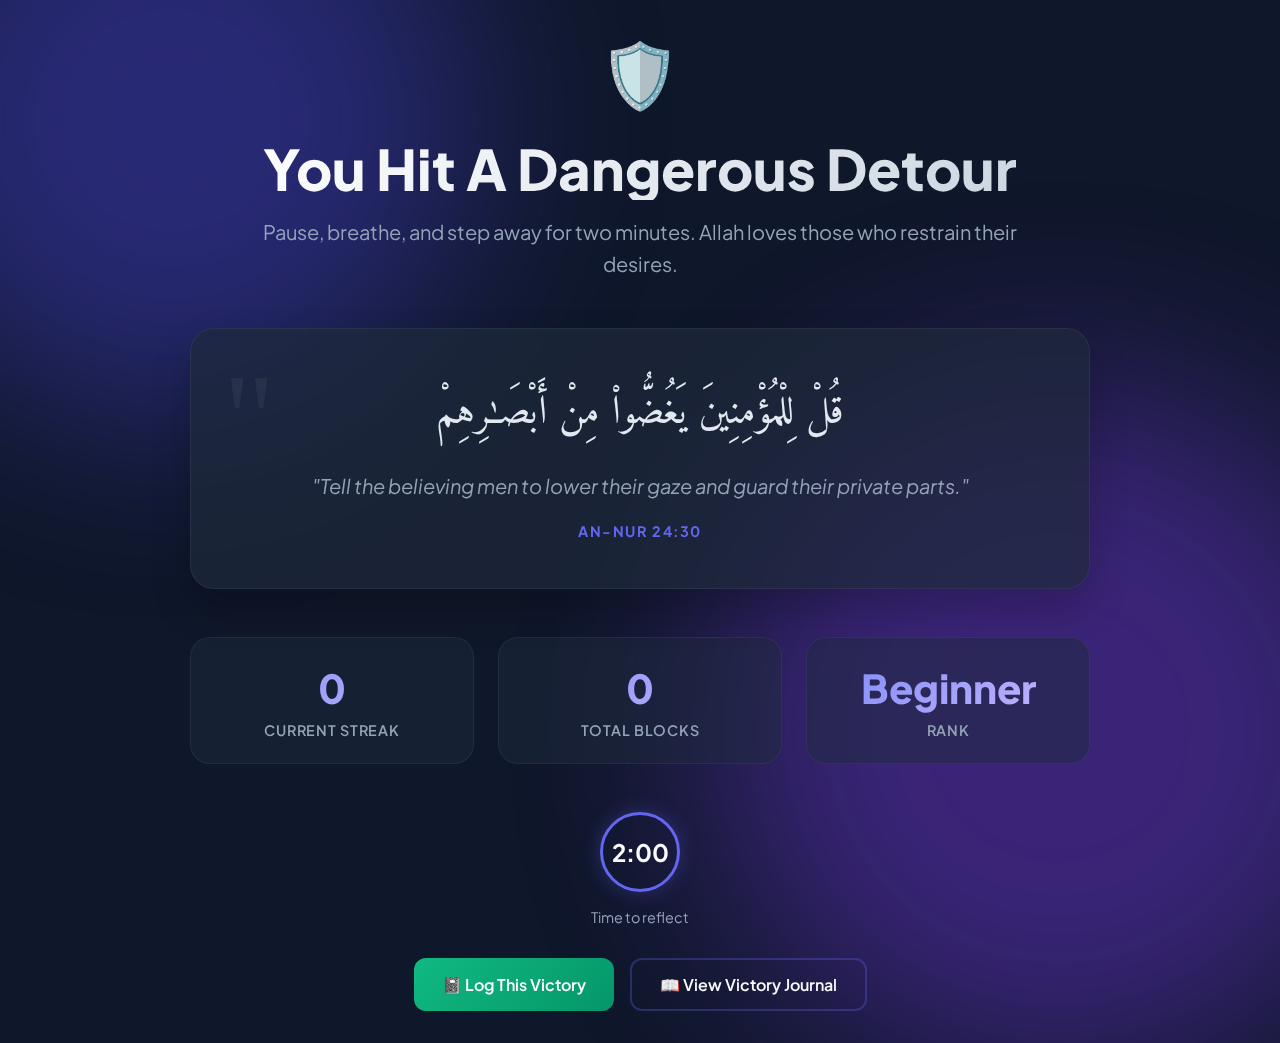
<file: block_page.html>
<!DOCTYPE html>
<html lang="en">
<head>
  <meta charset="UTF-8">
  <meta name="viewport" content="width=device-width, initial-scale=1.0">
  <title>A Gentle Reminder</title>
  <link rel="preconnect" href="https://fonts.googleapis.com">
  <link rel="preconnect" href="https://fonts.gstatic.com" crossorigin>
  <link href="https://fonts.googleapis.com/css2?family=Plus+Jakarta+Sans:wght@400;500;600;700;800&family=Amiri:ital,wght@0,400;0,700;1,400&display=swap" rel="stylesheet">
  <style>
    :root {
      --bg-dark: #0f172a;
      --card-bg: rgba(30, 41, 59, 0.7);
      --card-border: rgba(148, 163, 184, 0.1);
      --primary: #6366f1;
      --text-main: #f8fafc;
      --text-muted: #94a3b8;
      --accent: #8b5cf6;
    }

    * {
      margin: 0;
      padding: 0;
      box-sizing: border-box;
    }

    body {
      font-family: 'Plus Jakarta Sans', sans-serif;
      background-color: var(--bg-dark);
      color: var(--text-main);
      min-height: 100vh;
      display: flex;
      flex-direction: column;
      align-items: center;
      justify-content: center;
      padding: 2rem;
      overflow-x: hidden;
      position: relative;
    }

    /* Animated Background */
    .bg-orb {
      position: fixed;
      border-radius: 50%;
      filter: blur(100px);
      z-index: -1;
      opacity: 0.4;
      animation: float 20s infinite ease-in-out;
    }
    .orb-1 { top: -20%; left: -10%; width: 600px; height: 600px; background: #4f46e5; }
    .orb-2 { bottom: -20%; right: -10%; width: 700px; height: 700px; background: #7c3aed; animation-delay: -5s; }

    @keyframes float {
      0%, 100% { transform: translate(0, 0); }
      50% { transform: translate(30px, -30px); }
    }

    /* Hero Section */
    .hero-section {
      text-align: center;
      margin-bottom: 3rem;
      max-width: 800px;
      animation: fadeIn 0.8s ease-out;
    }

    .hero-icon {
      font-size: 4rem;
      margin-bottom: 1.5rem;
      display: inline-block;
      animation: pulse 2s infinite;
    }

    .hero-title {
      font-size: 3.5rem;
      font-weight: 800;
      margin-bottom: 1rem;
      background: linear-gradient(135deg, #fff, #cbd5e1);
      -webkit-background-clip: text;
      -webkit-text-fill-color: transparent;
      line-height: 1.1;
    }

    .hero-subtitle {
      font-size: 1.25rem;
      color: var(--text-muted);
      line-height: 1.6;
    }

    /* Verse Card */
    .verse-container {
      background: var(--card-bg);
      backdrop-filter: blur(12px);
      border: 1px solid var(--card-border);
      border-radius: 24px;
      padding: 3rem;
      max-width: 900px;
      width: 100%;
      text-align: center;
      margin-bottom: 3rem;
      box-shadow: 0 20px 40px rgba(0, 0, 0, 0.2);
      animation: slideUp 0.8s ease-out;
      position: relative;
      overflow: hidden;
    }

    .verse-container::before {
      content: '"';
      position: absolute;
      top: 1rem;
      left: 2rem;
      font-size: 8rem;
      color: rgba(255, 255, 255, 0.05);
      font-family: serif;
    }

    .verse-arabic {
      font-family: 'Amiri', serif;
      font-size: 2.5rem;
      line-height: 1.8;
      color: #e2e8f0;
      margin-bottom: 1.5rem;
      direction: rtl;
    }

    .verse-translation {
      font-size: 1.25rem;
      color: var(--text-muted);
      margin-bottom: 1.5rem;
      font-style: italic;
    }

    .verse-source {
      font-size: 0.9rem;
      font-weight: 700;
      color: var(--primary);
      text-transform: uppercase;
      letter-spacing: 0.1em;
    }

    /* Stats Grid */
    .stats-container {
      display: grid;
      grid-template-columns: repeat(auto-fit, minmax(200px, 1fr));
      gap: 1.5rem;
      width: 100%;
      max-width: 900px;
      animation: fadeIn 1s ease-out;
    }

    .stat-card {
      background: rgba(30, 41, 59, 0.5);
      border: 1px solid var(--card-border);
      border-radius: 20px;
      padding: 1.5rem;
      text-align: center;
      transition: transform 0.3s ease;
    }

    .stat-card:hover {
      transform: translateY(-5px);
      border-color: rgba(99, 102, 241, 0.3);
    }

    .stat-value {
      font-size: 2.5rem;
      font-weight: 800;
      margin-bottom: 0.5rem;
      background: linear-gradient(135deg, #818cf8, #c4b5fd);
      -webkit-background-clip: text;
      -webkit-text-fill-color: transparent;
    }

    .stat-label {
      color: var(--text-muted);
      font-size: 0.9rem;
      font-weight: 600;
      text-transform: uppercase;
      letter-spacing: 0.05em;
    }

    /* Timer */
    .timer-container {
      margin-top: 3rem;
      text-align: center;
    }

    .timer-circle {
      width: 80px;
      height: 80px;
      border-radius: 50%;
      border: 3px solid var(--primary);
      display: flex;
      align-items: center;
      justify-content: center;
      font-size: 1.5rem;
      font-weight: 700;
      margin: 0 auto 1rem;
      box-shadow: 0 0 20px rgba(99, 102, 241, 0.3);
    }

    .timer-label {
      color: var(--text-muted);
      font-size: 0.9rem;
    }

    /* Animations */
    @keyframes fadeIn {
      from { opacity: 0; }
      to { opacity: 1; }
    }

    @keyframes slideUp {
      from { opacity: 0; transform: translateY(30px); }
      to { opacity: 1; transform: translateY(0); }
    }

    @keyframes pulse {
      0% { transform: scale(1); }
      50% { transform: scale(1.05); }
      100% { transform: scale(1); }
    }

    /* Celebration Overlay */
    #celebrationOverlay {
      position: fixed;
      top: 0;
      left: 0;
      width: 100%;
      height: 100%;
      pointer-events: none;
      z-index: 9999;
      display: none;
    }

    #celebrationCanvas {
      position: absolute;
      top: 0;
      left: 0;
      width: 100%;
      height: 100%;
    }

    .celebration-message {
      position: absolute;
      top: 50%;
      left: 50%;
      transform: translate(-50%, -50%);
      text-align: center;
      z-index: 10000;
      animation: popIn 0.5s cubic-bezier(0.175, 0.885, 0.32, 1.275);
    }

    .celebration-title {
      font-size: 5rem;
      font-weight: 900;
      color: #fff;
      text-shadow: 0 4px 20px rgba(0,0,0,0.3);
      margin-bottom: 1rem;
      background: linear-gradient(135deg, #fbbf24, #f59e0b);
      -webkit-background-clip: text;
      -webkit-text-fill-color: transparent;
    }

    .celebration-subtitle {
      font-size: 2rem;
      color: #e2e8f0;
      text-shadow: 0 2px 10px rgba(0,0,0,0.5);
    }

    @keyframes popIn {
      from { opacity: 0; transform: translate(-50%, -50%) scale(0.5); }
      to { opacity: 1; transform: translate(-50%, -50%) scale(1); }
    }

    /* Theme Overrides (Preserving functionality) */
    body.sunset-theme {
      background: linear-gradient(135deg, #431407, #7c2d12);
    }
    body.forest-theme {
      background: linear-gradient(135deg, #052e16, #14532d);
    }
    body.ocean-theme {
      background: linear-gradient(135deg, #0c4a6e, #0369a1);
    }
    body.light-theme {
      background: #f8fafc;
      color: #1e293b;
    }
    body.light-theme .verse-container,
    body.light-theme .stat-card {
      background: rgba(255, 255, 255, 0.8);
      border-color: rgba(0, 0, 0, 0.1);
    }
    body.light-theme .hero-title {
      background: linear-gradient(135deg, #1e293b, #475569);
      -webkit-background-clip: text;
      background-clip: text;
      -webkit-text-fill-color: transparent;
    }

    /* Sadaqah Debt Warning Card */
    .debt-warning {
      background: linear-gradient(135deg, rgba(251, 146, 60, 0.15), rgba(239, 68, 68, 0.15));
      backdrop-filter: blur(12px);
      border: 2px solid rgba(251, 146, 60, 0.4);
      border-radius: 20px;
      padding: 2rem;
      max-width: 900px;
      width: 100%;
      margin-bottom: 2rem;
      box-shadow: 0 10px 30px rgba(251, 146, 60, 0.2);
      animation: slideUp 0.6s ease-out 0.3s both;
      text-align: center;
    }

    .debt-warning.hidden {
      display: none;
    }

    .debt-icon {
      font-size: 3rem;
      margin-bottom: 1rem;
      animation: pulse 2s infinite;
    }

    .debt-title {
      font-size: 1.75rem;
      font-weight: 700;
      color: #fb923c;
      margin-bottom: 0.75rem;
    }

    .debt-amount {
      font-size: 3rem;
      font-weight: 800;
      background: linear-gradient(135deg, #fb923c, #ef4444);
      -webkit-background-clip: text;
      background-clip: text;
      -webkit-text-fill-color: transparent;
      margin-bottom: 1rem;
    }

    .debt-message {
      font-size: 1.1rem;
      color: var(--text-muted);
      line-height: 1.6;
      margin-bottom: 1.5rem;
    }

    .debt-actions {
      display: flex;
      gap: 1rem;
      justify-content: center;
      flex-wrap: wrap;
    }

    .btn-pay-now {
      padding: 0.875rem 1.75rem;
      border-radius: 12px;
      border: none;
      background: linear-gradient(135deg, #fb923c, #ef4444);
      color: white;
      font-weight: 600;
      cursor: pointer;
      font-family: inherit;
      font-size: 1rem;
      transition: transform 0.2s;
    }

    .btn-pay-now:hover {
      transform: translateY(-2px);
      box-shadow: 0 8px 20px rgba(251, 146, 60, 0.4);
    }

  </style>
</head>
<body>
  <div class="bg-orb orb-1"></div>
  <div class="bg-orb orb-2"></div>

  <!-- Celebration Overlay -->
  <div id="celebrationOverlay">
    <canvas id="celebrationCanvas"></canvas>
    <div class="celebration-message">
      <div class="celebration-title">VICTORY!</div>
      <div class="celebration-subtitle">Streak Milestone Reached</div>
    </div>
  </div>

  <div class="hero-section">
    <div class="hero-icon">🛡️</div>
    <h1 class="hero-title">You Hit A Dangerous Detour</h1>
    <p class="hero-subtitle">Pause, breathe, and step away for two minutes. Allah loves those who restrain their desires.</p>
  </div>

  <div class="verse-container">
    <div class="verse-arabic">قُلْ لِلْمُؤْمِنِينَ يَغُضُّوا۟ مِنْ أَبْصَـٰرِهِمْ</div>
    <div class="verse-translation">"Tell the believing men to lower their gaze and guard their private parts."</div>
    <div class="verse-source">An-Nur 24:30</div>
    
    <!-- Audio Controls -->
    <div class="audio-controls" style="display: none; justify-content: center; align-items: center; gap: 1rem; margin-top: 1.5rem;">
        <button id="playAudioBtn" class="audio-btn" style="background: var(--primary); border: none; border-radius: 50%; width: 40px; height: 40px; color: white; cursor: pointer; display: flex; align-items: center; justify-content: center;">
            <svg xmlns="http://www.w3.org/2000/svg" width="20" height="20" viewBox="0 0 24 24" fill="none" stroke="currentColor" stroke-width="2" stroke-linecap="round" stroke-linejoin="round"><polygon points="5 3 19 12 5 21 5 3"></polygon></svg>
        </button>
        <span id="audioStatus" style="font-size: 0.85rem; color: var(--text-muted);"></span>
    </div>
  </div>

  <!-- Sadaqah Debt Warning (shown only if user owes money) -->
  <div class="debt-warning hidden" id="debtWarning">
    <div class="debt-icon">💰</div>
    <div class="debt-title">⚠️ Sadaqah Commitment Alert</div>
    <div class="debt-amount" id="debtAmount">$0.00</div>
    <div class="debt-message">
      You pledged to donate when tempted. <strong>This is your opportunity to fulfill your commitment to Allah.</strong><br>
      Don't forget - paying promptly earns you more blessings!
    </div>
    <div class="debt-actions">
      <button id="payNowBtn" class="btn-pay-now">
        💳 Pay Sadaqah Now
      </button>
      <button id="remindLaterBtn" class="btn-outline" style="padding: 0.875rem 1.75rem; border-radius: 12px; border: 2px solid rgba(251, 146, 60, 0.3); background: transparent; color: var(--text-main); font-weight: 600; cursor: pointer; font-family: inherit; font-size: 1rem;">
        ⏰ Remind Me Later
      </button>
    </div>
  </div>

  <div class="stats-container">
    <div class="stat-card">
      <div class="stat-value" id="streak">0</div>
      <div class="stat-label">Current Streak</div>
    </div>
    <div class="stat-card">
      <div class="stat-value" id="counter">0</div>
      <div class="stat-label">Total Blocks</div>
    </div>
    <div class="stat-card">
      <div class="stat-value" id="achievement">Beginner</div>
      <div class="stat-label">Rank</div>
    </div>
  </div>

  <div class="timer-container">
    <div class="timer-circle" id="timer">2:00</div>
    <div class="timer-label">Time to reflect</div>
  </div>

  <!-- Action Buttons -->
  <div style="display: flex; gap: 1rem; flex-wrap: wrap; justify-content: center; margin-top: 2rem;">
    <button id="logVictoryBtn" class="btn-primary" style="padding: 0.875rem 1.75rem; border-radius: 12px; border: none; background: linear-gradient(135deg, #10b981, #059669); color: white; font-weight: 600; cursor: pointer; font-family: inherit; font-size: 1rem;">
      📓 Log This Victory
    </button>
    <button id="viewJournalBtn" class="btn-outline" style="padding: 0.875rem 1.75rem; border-radius: 12px; border: 2px solid rgba(99, 102, 241, 0.3); background: transparent; color: var(--text-main); font-weight: 600; cursor: pointer; font-family: inherit; font-size: 1rem;">
      📖 View Victory Journal
    </button>
  </div>

  <!-- Toast for victory logged -->
  <div id="victoryToast" style="display: none; position: fixed; top: 20px; right: 20px; background: rgba(16, 185, 129, 0.95); color: white; padding: 1rem 1.5rem; border-radius: 12px; box-shadow: 0 4px 12px rgba(0,0,0,0.3); font-weight: 600; z-index: 9999; animation: slideIn 0.3s ease-out;">
    ✅ Victory logged!
  </div>

  <!-- Celebration overlay -->
  <div id="victoryCelebration" style="position: fixed; top: 0; left: 0; right: 0; bottom: 0; pointer-events: none; z-index: 9999;"></div>

  <!-- Hidden elements for JS compatibility if needed -->
  <div id="goalSetup" style="display: none;"></div>

  <script src="block_page.js"></script>
</body>
</html>
</file>
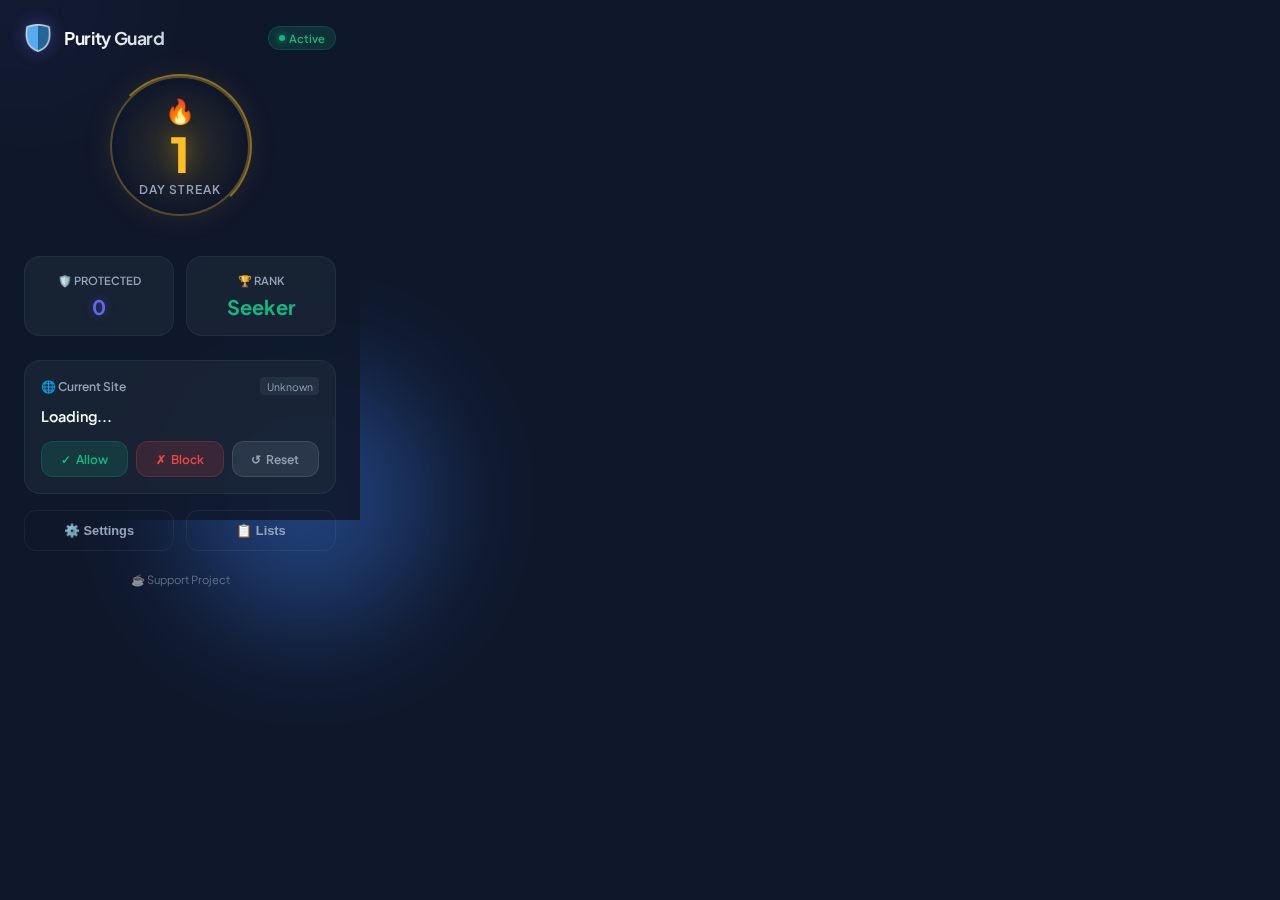
<file: popup.html>
<!DOCTYPE html>
<html lang="en">
<head>
    <meta charset="UTF-8">
    <title>Purity Guard Stats</title>
    <link rel="icon" href="icons/logo-32.png" type="image/png">
    <link rel="preconnect" href="https://fonts.googleapis.com">
    <link rel="preconnect" href="https://fonts.gstatic.com" crossorigin>
    <link href="https://fonts.googleapis.com/css2?family=Plus+Jakarta+Sans:wght@400;500;600;700;800&display=swap" rel="stylesheet">
    <style>
        :root {
            --bg-dark: #0f172a;
            --bg-gradient: linear-gradient(135deg, #0f172a 0%, #1e293b 100%);
            --card-bg: rgba(30, 41, 59, 0.6);
            --card-border: rgba(148, 163, 184, 0.1);
            --primary: #6366f1;
            --primary-glow: rgba(99, 102, 241, 0.4);
            --accent: #fbbf24;
            --accent-glow: rgba(251, 191, 36, 0.4);
            --success: #10b981;
            --danger: #ef4444;
            --text-main: #f8fafc;
            --text-muted: #94a3b8;
        }

        * {
            margin: 0;
            padding: 0;
            box-sizing: border-box;
        }
        
        body {
            width: 360px;
            height: 520px;
            background: var(--bg-dark);
            color: var(--text-main);
            font-family: 'Plus Jakarta Sans', sans-serif;
            position: relative;
            overflow: hidden;
        }
        
        /* Animated Background */
        .bg-orb {
            position: absolute;
            border-radius: 50%;
            filter: blur(60px);
            z-index: 0;
            opacity: 0.4;
            animation: float 10s infinite ease-in-out;
        }
        
        .orb-1 {
            top: -20%;
            left: -20%;
            width: 200px;
            height: 200px;
            background: var(--primary);
        }
        
        .orb-2 {
            bottom: -20%;
            right: -20%;
            width: 250px;
            height: 250px;
            background: #3b82f6;
            animation-delay: -5s;
        }

        .container {
            position: relative;
            z-index: 1;
            padding: 1.5rem;
            height: 100%;
            display: flex;
            flex-direction: column;
            background: rgba(15, 23, 42, 0.85);
            backdrop-filter: blur(10px);
        }
        
        /* Header */
        .header {
            display: flex;
            align-items: center;
            justify-content: space-between;
            margin-bottom: 1.5rem;
        }
        
        .brand {
            display: flex;
            align-items: center;
            gap: 0.75rem;
        }
        
        .logo {
            width: 28px;
            height: 28px;
            filter: drop-shadow(0 0 8px var(--primary-glow));
        }
        
        .title {
            font-size: 1.1rem;
            font-weight: 700;
            letter-spacing: -0.02em;
            background: linear-gradient(to right, #fff, #cbd5e1);
            -webkit-background-clip: text;
            background-clip: text;
            -webkit-text-fill-color: transparent;
        }

        .status-badge {
            font-size: 0.7rem;
            padding: 0.25rem 0.6rem;
            background: rgba(16, 185, 129, 0.15);
            color: var(--success);
            border-radius: 2rem;
            border: 1px solid rgba(16, 185, 129, 0.2);
            font-weight: 600;
            display: flex;
            align-items: center;
            gap: 0.3rem;
        }

        .status-dot {
            width: 6px;
            height: 6px;
            background: var(--success);
            border-radius: 50%;
            box-shadow: 0 0 8px var(--success);
            animation: pulse 2s infinite;
        }
        
        /* Hero Streak Section */
        .hero-section {
            text-align: center;
            margin-bottom: 1.5rem;
            position: relative;
        }

        .streak-circle {
            width: 140px;
            height: 140px;
            margin: 0 auto 1rem;
            border-radius: 50%;
            background: radial-gradient(circle at center, rgba(251, 191, 36, 0.15) 0%, transparent 70%);
            border: 2px solid rgba(251, 191, 36, 0.3);
            display: flex;
            flex-direction: column;
            align-items: center;
            justify-content: center;
            box-shadow: 0 0 30px rgba(251, 191, 36, 0.1);
            position: relative;
        }

        .streak-circle::before {
            content: '';
            position: absolute;
            inset: -4px;
            border-radius: 50%;
            border: 2px solid transparent;
            border-top-color: var(--accent);
            border-right-color: var(--accent);
            animation: spin 8s linear infinite;
            opacity: 0.5;
        }

        .streak-icon {
            font-size: 1.5rem;
            margin-bottom: 0.25rem;
            animation: bounce 2s infinite;
        }

        .streak-value {
            font-size: 3rem;
            font-weight: 800;
            color: var(--accent);
            line-height: 1;
            text-shadow: 0 0 20px var(--accent-glow);
        }

        .streak-label {
            font-size: 0.75rem;
            color: var(--text-muted);
            font-weight: 600;
            text-transform: uppercase;
            letter-spacing: 0.1em;
            margin-top: 0.25rem;
        }
        
        /* Stats Grid */
        .stats-grid {
            display: grid;
            grid-template-columns: 1fr 1fr;
            gap: 0.75rem;
            margin-bottom: 1.5rem;
        }
        
        .stat-card {
            background: var(--card-bg);
            border: 1px solid var(--card-border);
            border-radius: 1rem;
            padding: 1rem;
            display: flex;
            flex-direction: column;
            align-items: center;
            justify-content: center;
            transition: transform 0.2s;
        }
        
        .stat-card:hover {
            transform: translateY(-2px);
            background: rgba(30, 41, 59, 0.8);
        }
        
        .stat-label {
            font-size: 0.7rem;
            color: var(--text-muted);
            margin-bottom: 0.4rem;
            font-weight: 600;
            text-transform: uppercase;
        }
        
        .stat-value-small {
            font-size: 1.25rem;
            font-weight: 700;
            color: var(--text-main);
        }

        .text-primary { color: var(--primary); text-shadow: 0 0 10px var(--primary-glow); }
        .text-success { color: var(--success); }
        
        /* Current Site Control */
        .control-panel {
            background: var(--card-bg);
            border: 1px solid var(--card-border);
            border-radius: 1rem;
            padding: 1rem;
            margin-bottom: auto;
        }

        .panel-header {
            display: flex;
            justify-content: space-between;
            align-items: center;
            margin-bottom: 0.75rem;
        }

        .panel-title {
            font-size: 0.75rem;
            font-weight: 600;
            color: var(--text-muted);
            display: flex;
            align-items: center;
            gap: 0.4rem;
        }

        .site-badge {
            font-size: 0.65rem;
            padding: 0.15rem 0.4rem;
            border-radius: 0.25rem;
            background: rgba(148, 163, 184, 0.1);
            color: var(--text-muted);
        }

        .current-site {
            font-size: 0.9rem;
            font-weight: 600;
            color: var(--text-main);
            margin-bottom: 1rem;
            white-space: nowrap;
            overflow: hidden;
            text-overflow: ellipsis;
        }

        .action-buttons {
            display: grid;
            grid-template-columns: 1fr 1fr 1fr;
            gap: 0.5rem;
        }

        .btn {
            border: none;
            padding: 0.6rem;
            border-radius: 0.75rem;
            font-size: 0.75rem;
            font-weight: 600;
            cursor: pointer;
            transition: all 0.2s;
            display: flex;
            align-items: center;
            justify-content: center;
            gap: 0.3rem;
            font-family: inherit;
        }

        .btn-allow {
            background: rgba(16, 185, 129, 0.15);
            color: var(--success);
            border: 1px solid rgba(16, 185, 129, 0.2);
        }
        .btn-allow:hover { background: rgba(16, 185, 129, 0.25); }

        .btn-block {
            background: rgba(239, 68, 68, 0.15);
            color: var(--danger);
            border: 1px solid rgba(239, 68, 68, 0.2);
        }
        .btn-block:hover { background: rgba(239, 68, 68, 0.25); }

        .btn-reset {
            background: rgba(148, 163, 184, 0.15);
            color: var(--text-muted);
            border: 1px solid rgba(148, 163, 184, 0.2);
        }
        .btn-reset:hover { background: rgba(148, 163, 184, 0.25); color: var(--text-main); }

        /* Footer Actions */
        .footer-actions {
            display: grid;
            grid-template-columns: 1fr 1fr;
            gap: 0.75rem;
            margin-top: 1rem;
        }

        .nav-btn {
            background: transparent;
            border: 1px solid var(--card-border);
            color: var(--text-muted);
            padding: 0.75rem;
            border-radius: 0.75rem;
            font-size: 0.8rem;
            font-weight: 600;
            cursor: pointer;
            transition: all 0.2s;
            display: flex;
            align-items: center;
            justify-content: center;
            gap: 0.5rem;
        }

        .nav-btn:hover {
            background: rgba(255, 255, 255, 0.05);
            color: var(--text-main);
            border-color: rgba(255, 255, 255, 0.1);
        }

        /* Sadaqah Card (Hidden by default) */
        .sadaqah-alert {
            background: linear-gradient(135deg, rgba(234, 88, 12, 0.15), rgba(251, 146, 60, 0.1));
            border: 1px solid rgba(234, 88, 12, 0.3);
            border-radius: 1rem;
            padding: 1rem;
            margin-bottom: 1rem;
            display: none;
        }

        .sadaqah-header {
            display: flex;
            justify-content: space-between;
            align-items: center;
            margin-bottom: 0.5rem;
        }

        .pay-btn {
            width: 100%;
            background: var(--success);
            color: white;
            border: none;
            padding: 0.5rem;
            border-radius: 0.5rem;
            font-weight: 600;
            cursor: pointer;
            margin-top: 0.5rem;
        }

        @keyframes float {
            0%, 100% { transform: translate(0, 0); }
            50% { transform: translate(10px, -10px); }
        }
        @keyframes spin {
            to { transform: rotate(360deg); }
        }
        @keyframes pulse {
            0%, 100% { opacity: 1; transform: scale(1); }
            50% { opacity: 0.5; transform: scale(0.8); }
        }
        @keyframes bounce {
            0%, 100% { transform: translateY(0); }
            50% { transform: translateY(-5px); }
        }
    </style>
</head>
<body>
    <div class="bg-orb orb-1"></div>
    <div class="bg-orb orb-2"></div>

    <div class="container">
        <!-- Header -->
        <div class="header">
            <div class="brand">
                <img src="icons/logo-128.png" alt="Purity Guard Logo" class="logo">
                <span class="title">Purity Guard</span>
            </div>
            <div class="status-badge">
                <div class="status-dot"></div>
                Active
            </div>
        </div>

        <!-- Hero Streak -->
        <div class="hero-section">
            <div class="streak-circle">
                <div class="streak-icon">🔥</div>
                <div id="streak" class="streak-value">1</div>
                <div class="streak-label">Day Streak</div>
            </div>
        </div>

        <!-- Stats Grid -->
        <div class="stats-grid">
            <div class="stat-card">
                <span class="stat-label">🛡️ Protected</span>
                <span id="counter" class="stat-value-small text-primary">0</span>
            </div>
            <div class="stat-card">
                <span class="stat-label">🏆 Rank</span>
                <span id="achievement" class="stat-value-small text-success">Seeker</span>
            </div>
        </div>

        <!-- Sadaqah Alert -->
        <div id="sadaqahCard" class="sadaqah-alert">
            <div class="sadaqah-header">
                <span style="color: #fb923c; font-weight: 700; font-size: 0.9rem;">💰 Sadaqah Due</span>
                <span id="sadaqahOwed" style="color: #fff; font-weight: 800;">$0</span>
            </div>
            <button id="quickPayBtn" class="pay-btn">Mark as Paid</button>
        </div>

        <!-- Current Site Control -->
        <div class="control-panel">
            <div class="panel-header">
                <span class="panel-title">🌐 Current Site</span>
                <span id="siteStatus" class="site-badge">Unknown</span>
            </div>
            <div id="currentSite" class="current-site">Loading...</div>
            <div class="action-buttons">
                <button id="whitelistBtn" class="btn btn-allow">
                    <span>✓</span> Allow
                </button>
                <button id="blacklistBtn" class="btn btn-block">
                    <span>✗</span> Block
                </button>
                <button id="removeBtn" class="btn btn-reset">
                    <span>↺</span> Reset
                </button>
            </div>
        </div>

        <!-- Footer Navigation -->
        <div class="footer-actions">
            <button id="openOptionsBtn" class="nav-btn">
                ⚙️ Settings
            </button>
            <button id="viewListsBtn" class="nav-btn">
                📋 Lists
            </button>
        </div>
        
        <!-- Support Link (Subtle) -->
        <div style="text-align: center; margin-top: 1rem;">
            <a href="https://buymeacoffee.com/purityguard" target="_blank" id="supportLink" style="color: var(--text-muted); font-size: 0.7rem; text-decoration: none; opacity: 0.6; transition: opacity 0.2s;">
                ☕ Support Project
            </a>
        </div>
    </div>

    <script src="popup.js"></script>
</body>
</html>
</file>
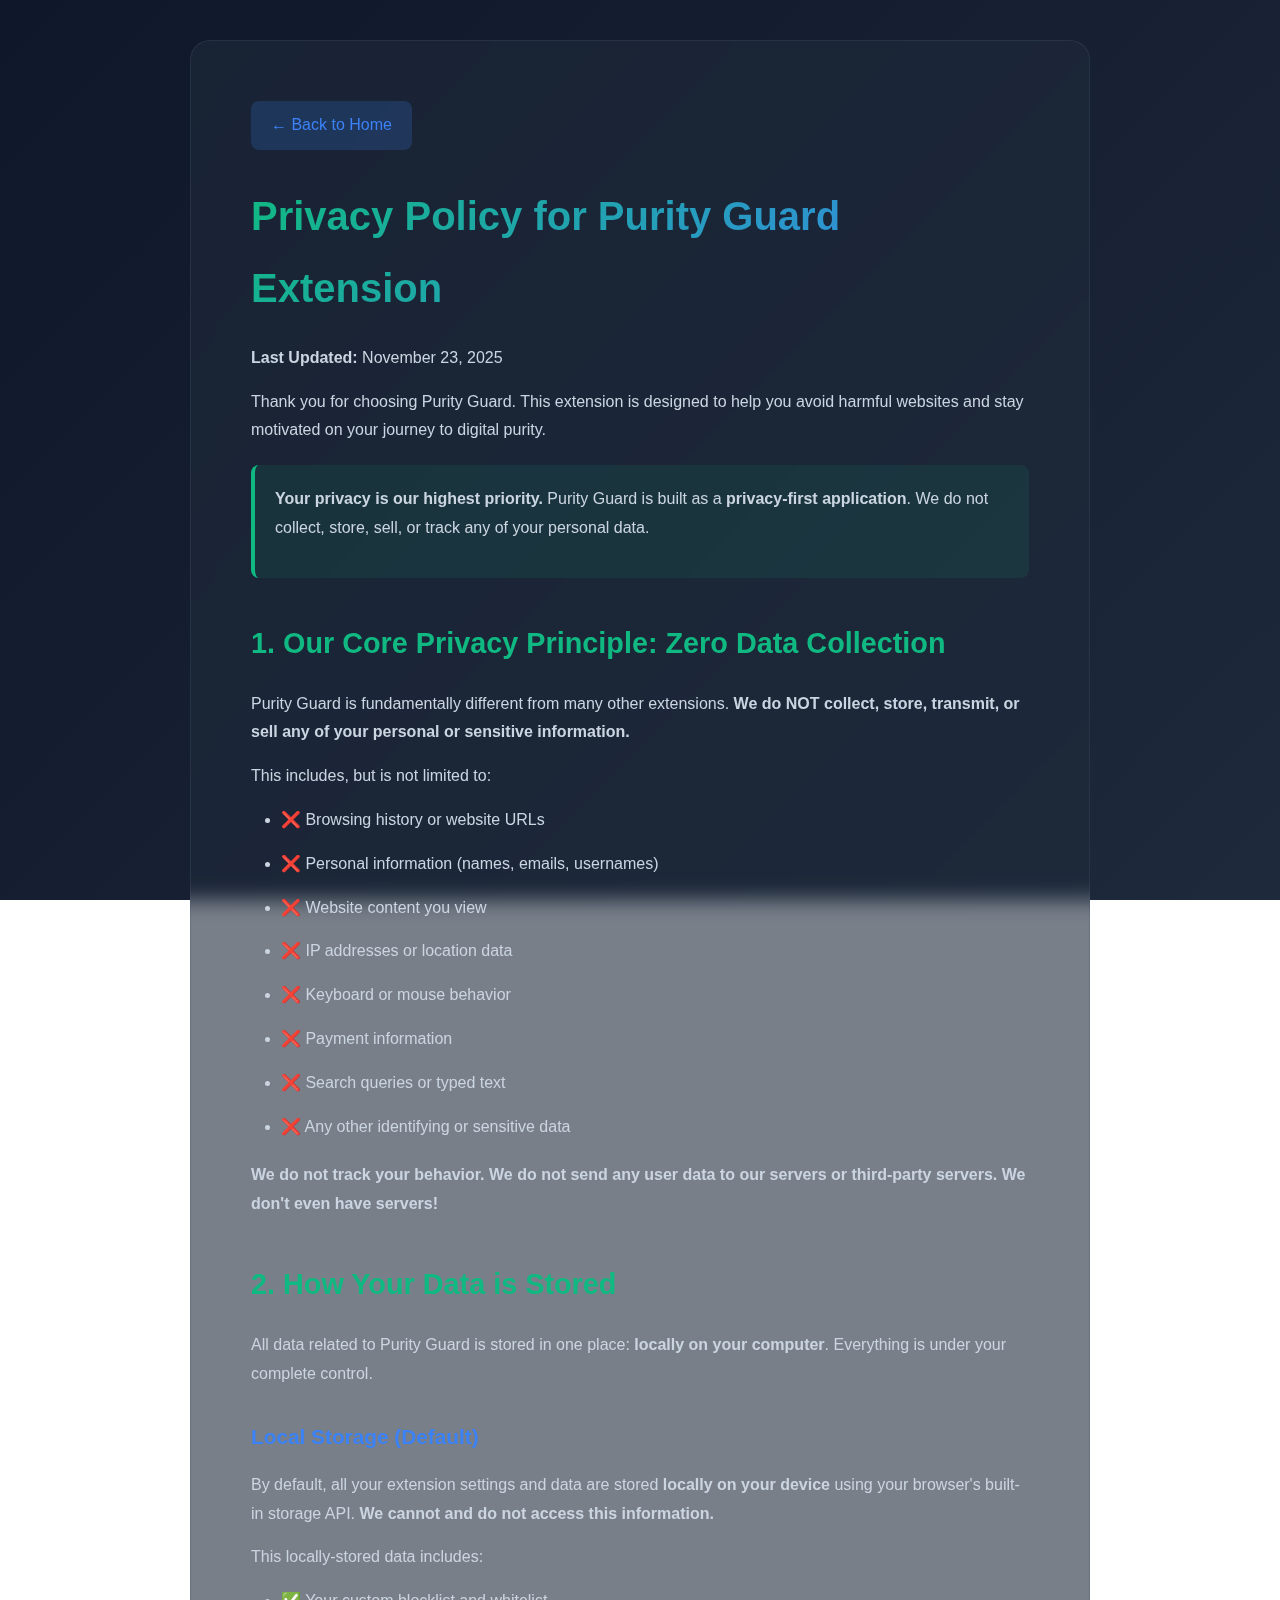
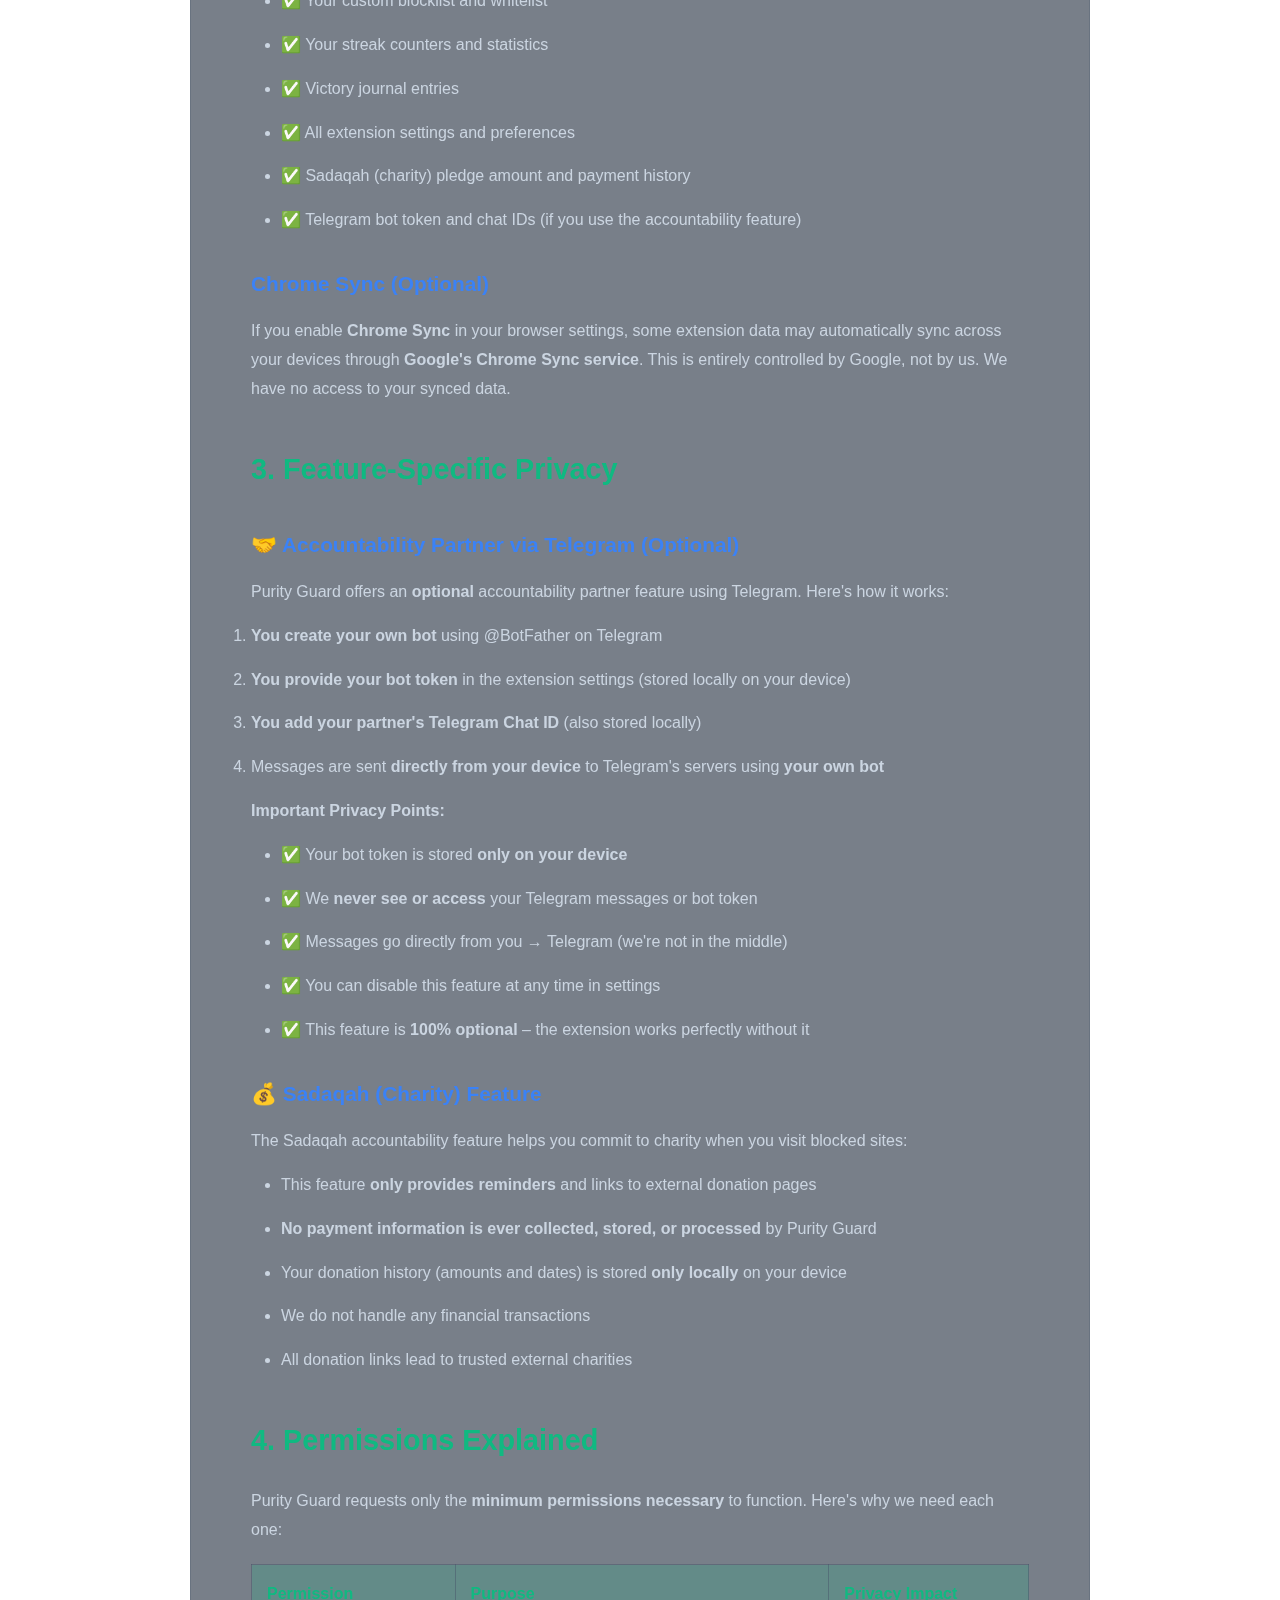
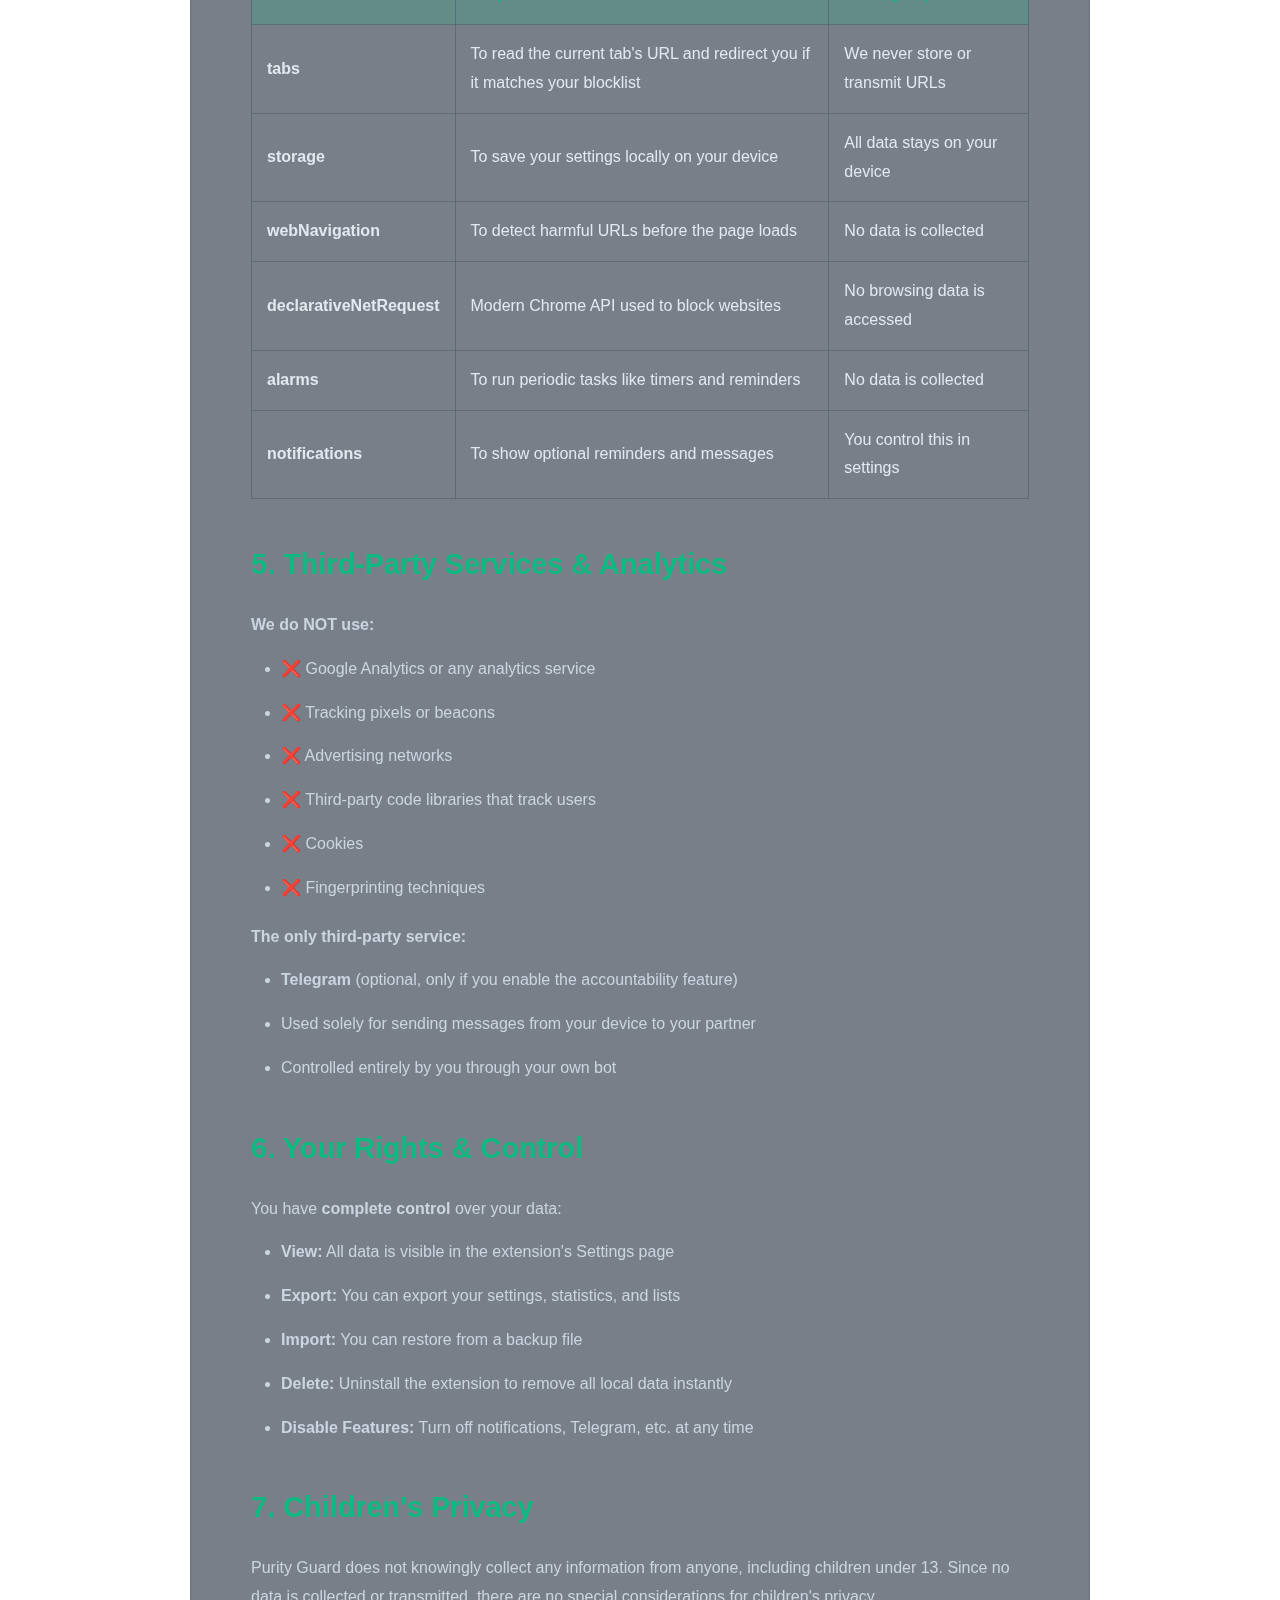
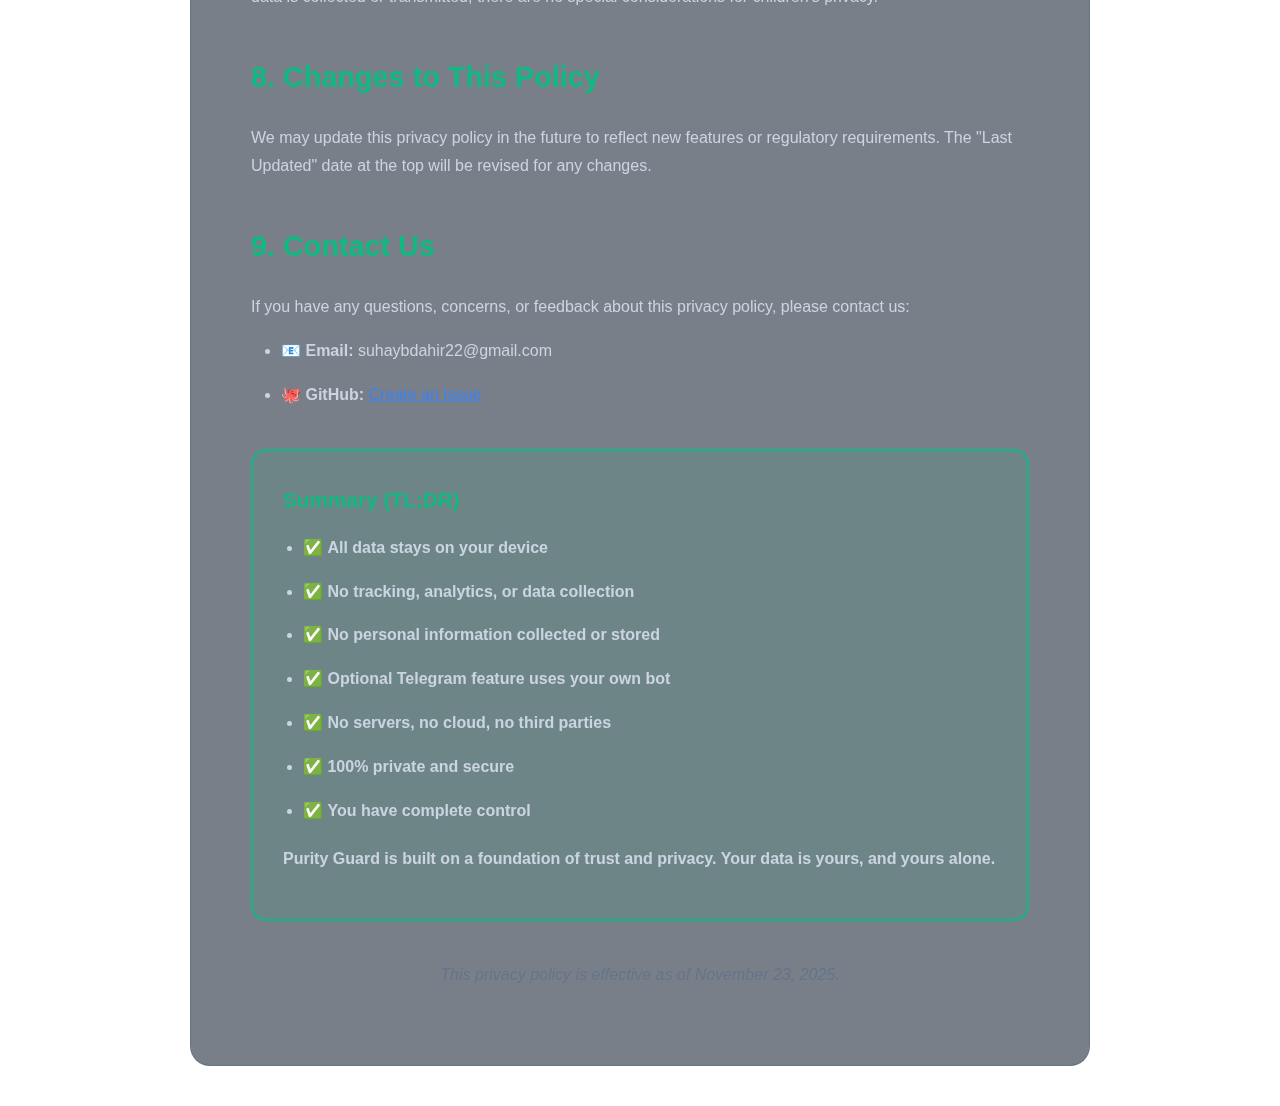
<file: privacy.html>
<!DOCTYPE html>
<html lang="en">
<head>
    <meta charset="UTF-8">
    <meta name="viewport" content="width=device-width, initial-scale=1.0">
    <title>Privacy Policy - Purity Guard</title>
    <link rel="icon" href="icons/logo-128.png" type="image/png">
    <style>
        * {
            margin: 0;
            padding: 0;
            box-sizing: border-box;
        }
        body {
            font-family: 'Segoe UI', Tahoma, Geneva, Verdana, sans-serif;
            background: linear-gradient(135deg, #0f172a 0%, #1e293b 100%);
            background-attachment: fixed;
            color: #e2e8f0;
            padding: 40px 20px;
            line-height: 1.8;
        }
        .container {
            max-width: 900px;
            margin: 0 auto;
            background: rgba(30, 41, 59, 0.6);
            backdrop-filter: blur(10px);
            border-radius: 20px;
            padding: 60px;
            border: 1px solid rgba(71, 85, 105, 0.3);
        }
        h1 {
            font-size: 2.5rem;
            margin-bottom: 20px;
            background: linear-gradient(135deg, #10b981, #3b82f6);
            -webkit-background-clip: text;
            -webkit-text-fill-color: transparent;
            background-clip: text;
        }
        h2 {
            color: #10b981;
            margin-top: 40px;
            margin-bottom: 20px;
            font-size: 1.8rem;
        }
        h3 {
            color: #3b82f6;
            margin-top: 30px;
            margin-bottom: 15px;
            font-size: 1.3rem;
        }
        p, li {
            color: #cbd5e1;
            margin-bottom: 15px;
        }
        ul {
            margin-left: 30px;
            margin-bottom: 20px;
        }
        .highlight {
            background: rgba(16, 185, 129, 0.1);
            padding: 20px;
            border-left: 4px solid #10b981;
            border-radius: 8px;
            margin: 20px 0;
        }
        table {
            width: 100%;
            border-collapse: collapse;
            margin: 20px 0;
        }
        th, td {
            padding: 15px;
            text-align: left;
            border: 1px solid rgba(71, 85, 105, 0.5);
        }
        th {
            background: rgba(16, 185, 129, 0.2);
            color: #10b981;
            font-weight: bold;
        }
        .back-button {
            display: inline-block;
            margin-bottom: 30px;
            padding: 10px 20px;
            background: rgba(59, 130, 246, 0.2);
            color: #3b82f6;
            text-decoration: none;
            border-radius: 8px;
            transition: all 0.3s ease;
        }
        .back-button:hover {
            background: rgba(59, 130, 246, 0.3);
        }
        .summary-box {
            background: rgba(16, 185, 129, 0.1);
            padding: 30px;
            border-radius: 15px;
            margin: 40px 0;
            border: 2px solid #10b981;
        }
        .summary-box h3 {
            color: #10b981;
            margin-top: 0;
        }
        @media (max-width: 768px) {
            .container {
                padding: 30px 20px;
            }
            h1 {
                font-size: 2rem;
            }
            h2 {
                font-size: 1.5rem;
            }
        }
    </style>
</head>
<body>
    <div class="container">
        <a href="index.html" class="back-button">← Back to Home</a>
        
        <h1>Privacy Policy for Purity Guard Extension</h1>
        <p><strong>Last Updated:</strong> November 23, 2025</p>
        
        <p>Thank you for choosing Purity Guard. This extension is designed to help you avoid harmful websites and stay motivated on your journey to digital purity.</p>
        
        <div class="highlight">
            <p><strong>Your privacy is our highest priority.</strong> Purity Guard is built as a <strong>privacy-first application</strong>. We do not collect, store, sell, or track any of your personal data.</p>
        </div>

        <h2>1. Our Core Privacy Principle: Zero Data Collection</h2>
        <p>Purity Guard is fundamentally different from many other extensions. <strong>We do NOT collect, store, transmit, or sell any of your personal or sensitive information.</strong></p>
        
        <p>This includes, but is not limited to:</p>
        <ul>
            <li>❌ Browsing history or website URLs</li>
            <li>❌ Personal information (names, emails, usernames)</li>
            <li>❌ Website content you view</li>
            <li>❌ IP addresses or location data</li>
            <li>❌ Keyboard or mouse behavior</li>
            <li>❌ Payment information</li>
            <li>❌ Search queries or typed text</li>
            <li>❌ Any other identifying or sensitive data</li>
        </ul>
        
        <p><strong>We do not track your behavior. We do not send any user data to our servers or third-party servers. We don't even have servers!</strong></p>

        <h2>2. How Your Data is Stored</h2>
        <p>All data related to Purity Guard is stored in one place: <strong>locally on your computer</strong>. Everything is under your complete control.</p>
        
        <h3>Local Storage (Default)</h3>
        <p>By default, all your extension settings and data are stored <strong>locally on your device</strong> using your browser's built-in storage API. <strong>We cannot and do not access this information.</strong></p>
        
        <p>This locally-stored data includes:</p>
        <ul>
            <li>✅ Your custom blocklist and whitelist</li>
            <li>✅ Your streak counters and statistics</li>
            <li>✅ Victory journal entries</li>
            <li>✅ All extension settings and preferences</li>
            <li>✅ Sadaqah (charity) pledge amount and payment history</li>
            <li>✅ Telegram bot token and chat IDs (if you use the accountability feature)</li>
        </ul>

        <h3>Chrome Sync (Optional)</h3>
        <p>If you enable <strong>Chrome Sync</strong> in your browser settings, some extension data may automatically sync across your devices through <strong>Google's Chrome Sync service</strong>. This is entirely controlled by Google, not by us. We have no access to your synced data.</p>

        <h2>3. Feature-Specific Privacy</h2>
        
        <h3>🤝 Accountability Partner via Telegram (Optional)</h3>
        <p>Purity Guard offers an <strong>optional</strong> accountability partner feature using Telegram. Here's how it works:</p>
        <ol>
            <li><strong>You create your own bot</strong> using @BotFather on Telegram</li>
            <li><strong>You provide your bot token</strong> in the extension settings (stored locally on your device)</li>
            <li><strong>You add your partner's Telegram Chat ID</strong> (also stored locally)</li>
            <li>Messages are sent <strong>directly from your device</strong> to Telegram's servers using <strong>your own bot</strong></li>
        </ol>
        
        <p><strong>Important Privacy Points:</strong></p>
        <ul>
            <li>✅ Your bot token is stored <strong>only on your device</strong></li>
            <li>✅ We <strong>never see or access</strong> your Telegram messages or bot token</li>
            <li>✅ Messages go directly from you → Telegram (we're not in the middle)</li>
            <li>✅ You can disable this feature at any time in settings</li>
            <li>✅ This feature is <strong>100% optional</strong> – the extension works perfectly without it</li>
        </ul>

        <h3>💰 Sadaqah (Charity) Feature</h3>
        <p>The Sadaqah accountability feature helps you commit to charity when you visit blocked sites:</p>
        <ul>
            <li>This feature <strong>only provides reminders</strong> and links to external donation pages</li>
            <li><strong>No payment information is ever collected, stored, or processed</strong> by Purity Guard</li>
            <li>Your donation history (amounts and dates) is stored <strong>only locally</strong> on your device</li>
            <li>We do not handle any financial transactions</li>
            <li>All donation links lead to trusted external charities</li>
        </ul>

        <h2>4. Permissions Explained</h2>
        <p>Purity Guard requests only the <strong>minimum permissions necessary</strong> to function. Here's why we need each one:</p>
        
        <table>
            <thead>
                <tr>
                    <th>Permission</th>
                    <th>Purpose</th>
                    <th>Privacy Impact</th>
                </tr>
            </thead>
            <tbody>
                <tr>
                    <td><strong>tabs</strong></td>
                    <td>To read the current tab's URL and redirect you if it matches your blocklist</td>
                    <td>We never store or transmit URLs</td>
                </tr>
                <tr>
                    <td><strong>storage</strong></td>
                    <td>To save your settings locally on your device</td>
                    <td>All data stays on your device</td>
                </tr>
                <tr>
                    <td><strong>webNavigation</strong></td>
                    <td>To detect harmful URLs before the page loads</td>
                    <td>No data is collected</td>
                </tr>
                <tr>
                    <td><strong>declarativeNetRequest</strong></td>
                    <td>Modern Chrome API used to block websites</td>
                    <td>No browsing data is accessed</td>
                </tr>
                <tr>
                    <td><strong>alarms</strong></td>
                    <td>To run periodic tasks like timers and reminders</td>
                    <td>No data is collected</td>
                </tr>
                <tr>
                    <td><strong>notifications</strong></td>
                    <td>To show optional reminders and messages</td>
                    <td>You control this in settings</td>
                </tr>
            </tbody>
        </table>

        <h2>5. Third-Party Services & Analytics</h2>
        <p><strong>We do NOT use:</strong></p>
        <ul>
            <li>❌ Google Analytics or any analytics service</li>
            <li>❌ Tracking pixels or beacons</li>
            <li>❌ Advertising networks</li>
            <li>❌ Third-party code libraries that track users</li>
            <li>❌ Cookies</li>
            <li>❌ Fingerprinting techniques</li>
        </ul>
        
        <p><strong>The only third-party service:</strong></p>
        <ul>
            <li><strong>Telegram</strong> (optional, only if you enable the accountability feature)</li>
            <li>Used solely for sending messages from your device to your partner</li>
            <li>Controlled entirely by you through your own bot</li>
        </ul>

        <h2>6. Your Rights & Control</h2>
        <p>You have <strong>complete control</strong> over your data:</p>
        <ul>
            <li><strong>View:</strong> All data is visible in the extension's Settings page</li>
            <li><strong>Export:</strong> You can export your settings, statistics, and lists</li>
            <li><strong>Import:</strong> You can restore from a backup file</li>
            <li><strong>Delete:</strong> Uninstall the extension to remove all local data instantly</li>
            <li><strong>Disable Features:</strong> Turn off notifications, Telegram, etc. at any time</li>
        </ul>

        <h2>7. Children's Privacy</h2>
        <p>Purity Guard does not knowingly collect any information from anyone, including children under 13. Since no data is collected or transmitted, there are no special considerations for children's privacy.</p>

        <h2>8. Changes to This Policy</h2>
        <p>We may update this privacy policy in the future to reflect new features or regulatory requirements. The "Last Updated" date at the top will be revised for any changes.</p>

        <h2>9. Contact Us</h2>
        <p>If you have any questions, concerns, or feedback about this privacy policy, please contact us:</p>
        <ul>
            <li>📧 <strong>Email:</strong> suhaybdahir22@gmail.com</li>
            <li>🐙 <strong>GitHub:</strong> <a href="https://github.com/YOUR-USERNAME/purity-guard" style="color: #3b82f6;">Create an Issue</a></li>
        </ul>

        <div class="summary-box">
            <h3>Summary (TL;DR)</h3>
            <ul style="margin-left: 20px;">
                <li>✅ <strong>All data stays on your device</strong></li>
                <li>✅ <strong>No tracking, analytics, or data collection</strong></li>
                <li>✅ <strong>No personal information collected or stored</strong></li>
                <li>✅ <strong>Optional Telegram feature uses your own bot</strong></li>
                <li>✅ <strong>No servers, no cloud, no third parties</strong></li>
                <li>✅ <strong>100% private and secure</strong></li>
                <li>✅ <strong>You have complete control</strong></li>
            </ul>
            <p><strong>Purity Guard is built on a foundation of trust and privacy. Your data is yours, and yours alone.</strong></p>
        </div>

        <p style="text-align: center; color: #64748b; margin-top: 40px;">
            <em>This privacy policy is effective as of November 23, 2025.</em>
        </p>
    </div>
</body>
</html>
</file>
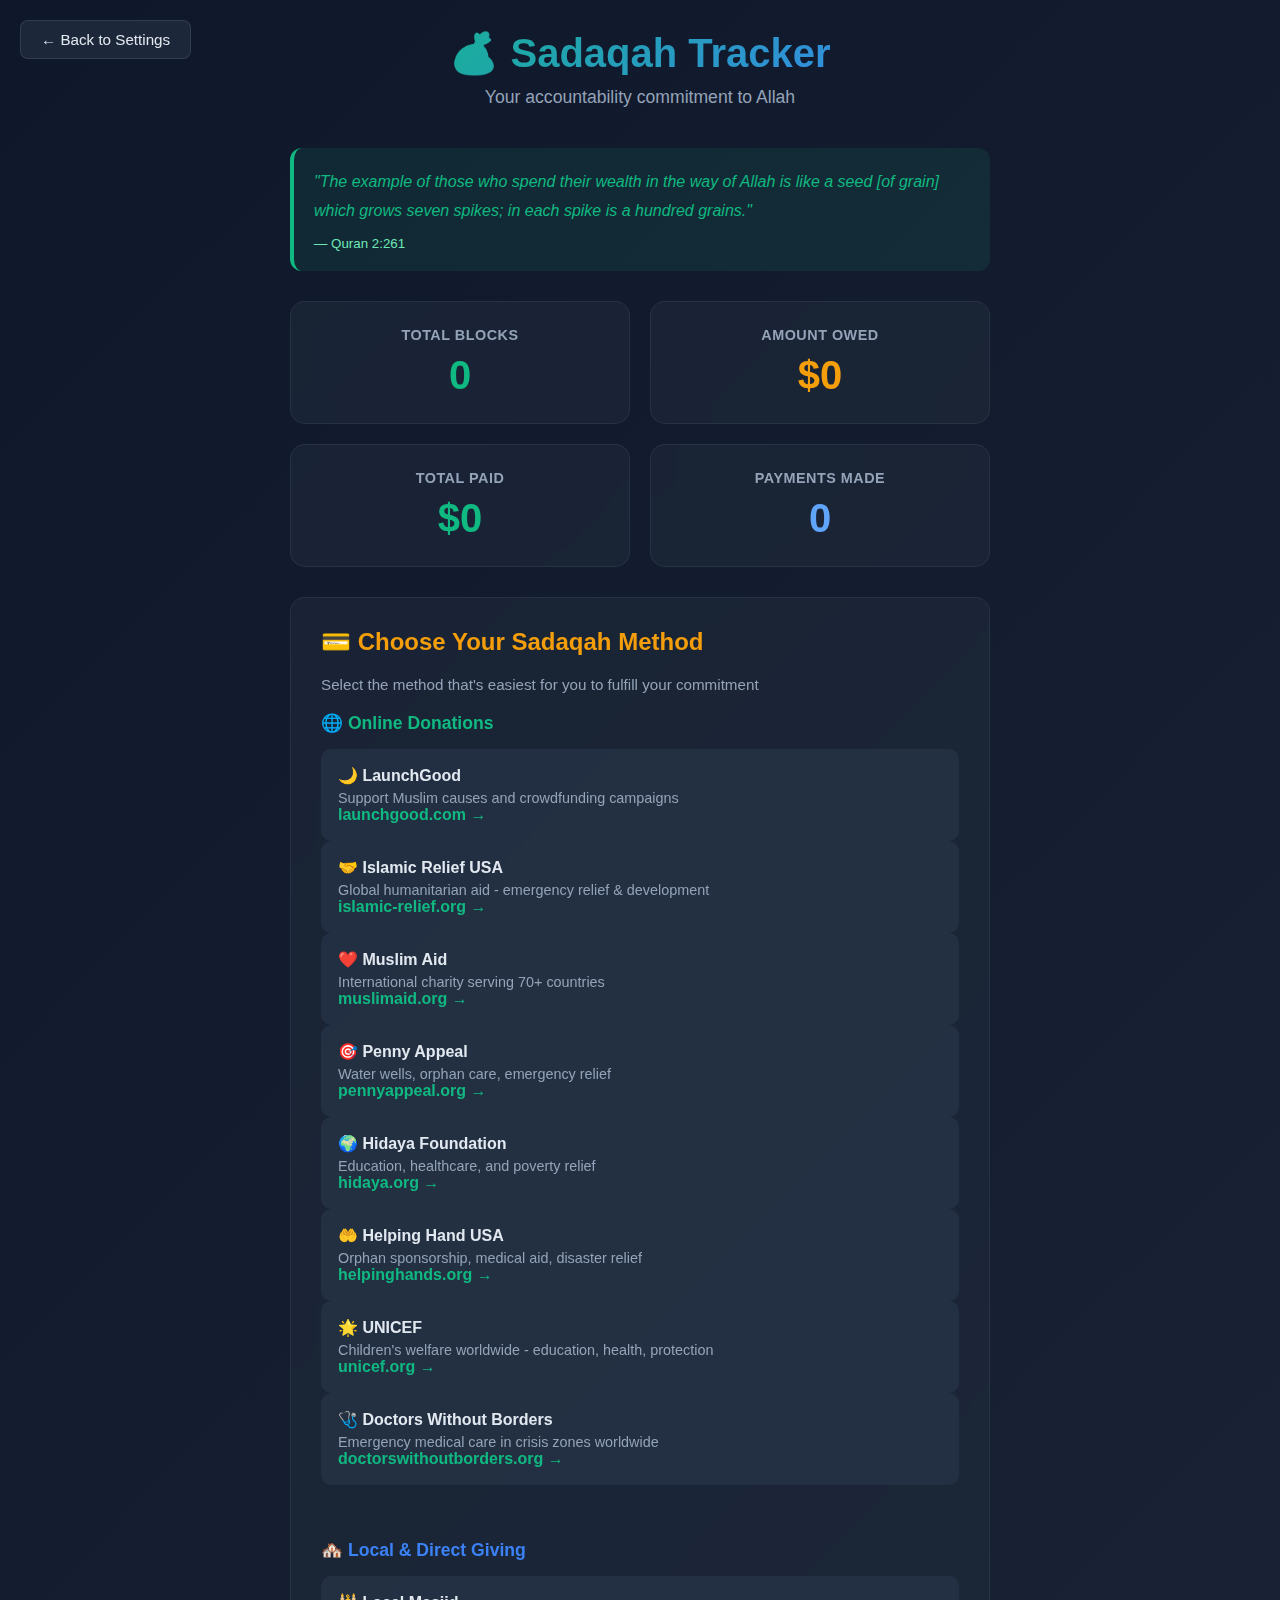
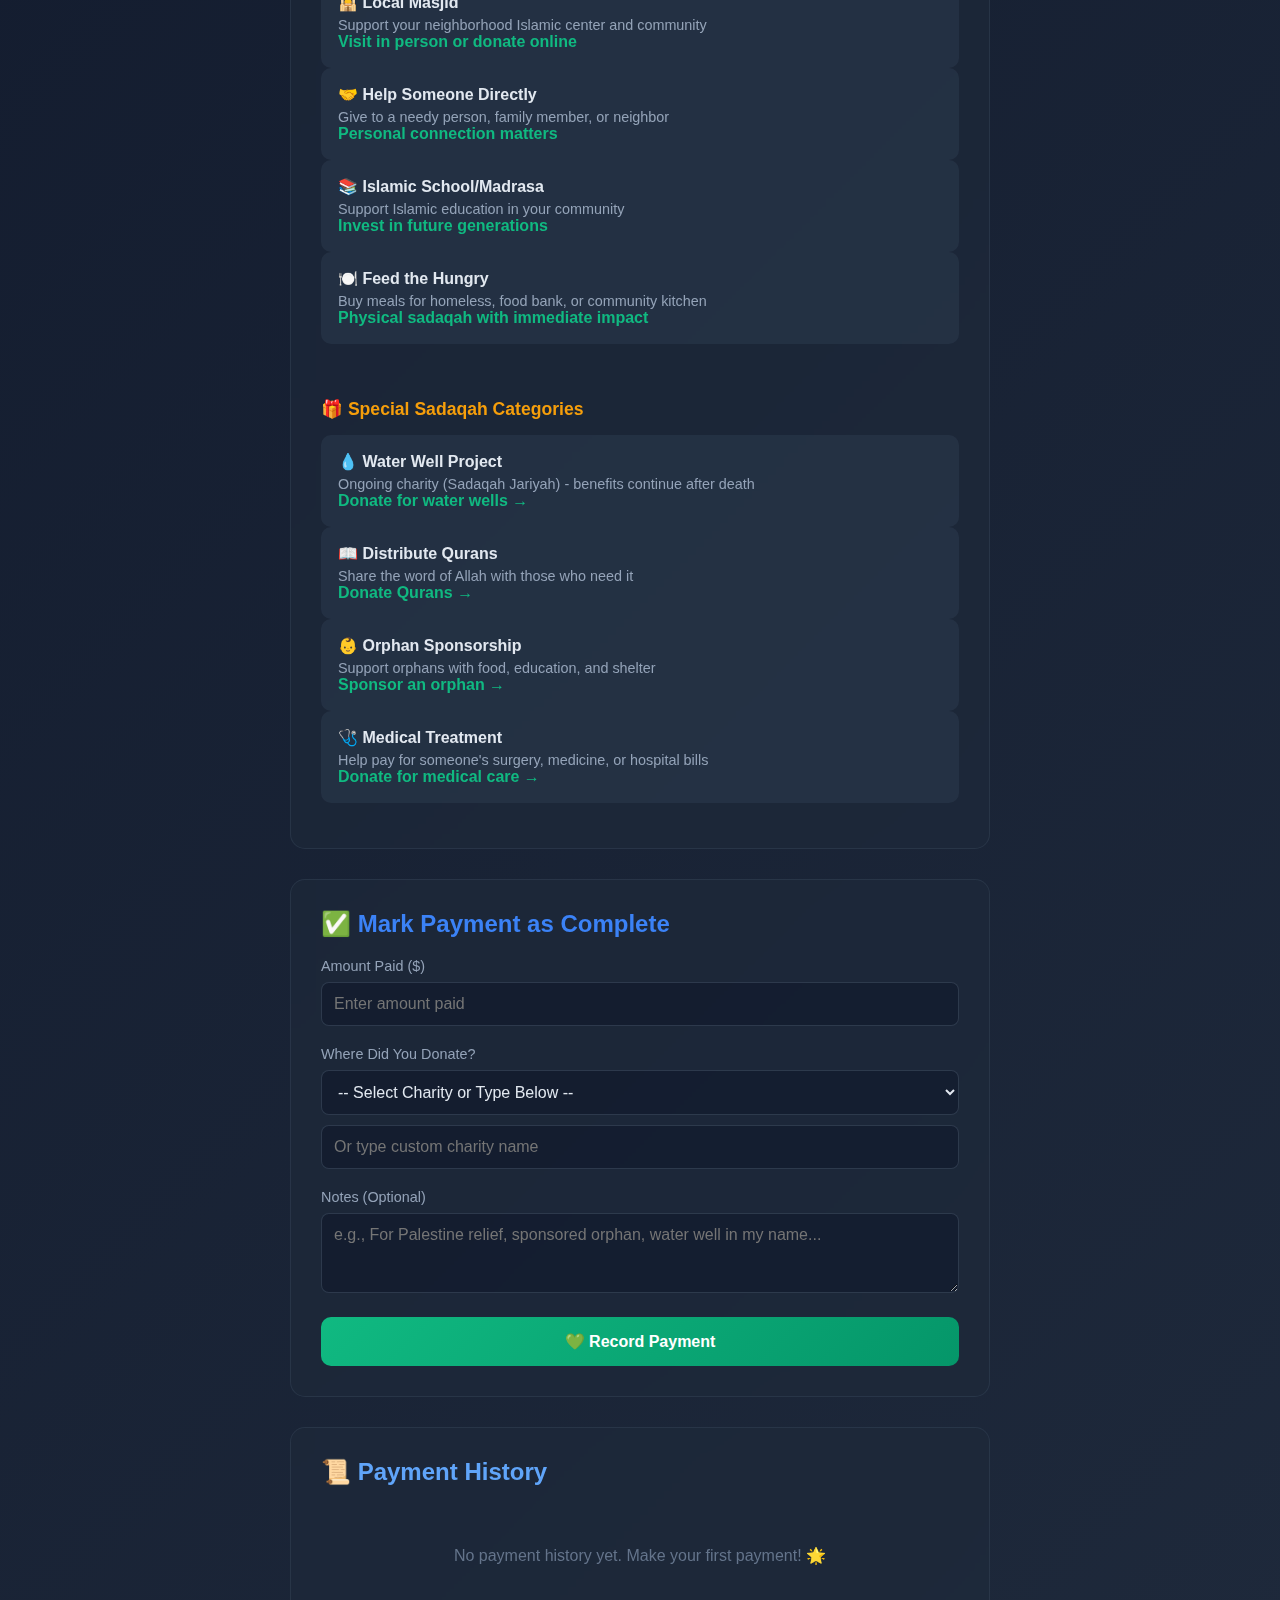
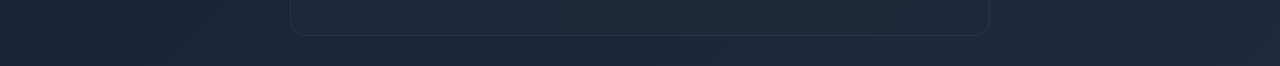
<file: sadaqah_tracker.html>
﻿<!DOCTYPE html>
<html lang="en">
<head>
    <meta charset="UTF-8">
    <meta name="viewport" content="width=device-width, initial-scale=1.0">
    <title>💰 Sadaqah Payment Tracker</title>
    <style>
        * {
            margin: 0;
            padding: 0;
            box-sizing: border-box;
        }
        body {
            font-family: 'Segoe UI', Tahoma, Geneva, Verdana, sans-serif;
            background: linear-gradient(135deg, #0f172a 0%, #1e293b 100%);
            color: #e2e8f0;
            padding: 30px;
            min-height: 100vh;
        }
        .container {
            max-width: 700px;
            margin: 0 auto;
        }
        .header {
            text-align: center;
            margin-bottom: 40px;
        }
        .header h1 {
            font-size: 2.5rem;
            margin-bottom: 10px;
            background: linear-gradient(135deg, #10b981, #3b82f6);
            -webkit-background-clip: text;
            -webkit-text-fill-color: transparent;
        }
        .header p {
            color: #94a3b8;
            font-size: 1.1rem;
        }
        .ayah-box {
            background: rgba(16, 185, 129, 0.1);
            border-left: 4px solid #10b981;
            padding: 20px;
            border-radius: 12px;
            margin-bottom: 30px;
        }
        .ayah-box p {
            font-style: italic;
            color: #10b981;
            line-height: 1.8;
        }
        .ayah-box small {
            display: block;
            margin-top: 10px;
            color: #6ee7b7;
        }
        .stats-grid {
            display: grid;
            grid-template-columns: 1fr 1fr;
            gap: 20px;
            margin-bottom: 30px;
        }
        .stat-card {
            background: rgba(30, 41, 59, 0.6);
            backdrop-filter: blur(10px);
            border-radius: 15px;
            padding: 25px;
            text-align: center;
            border: 1px solid rgba(71, 85, 105, 0.3);
        }
        .stat-card h3 {
            color: #94a3b8;
            font-size: 0.9rem;
            margin-bottom: 10px;
            text-transform: uppercase;
            letter-spacing: 0.5px;
        }
        .stat-card .value {
            font-size: 2.5rem;
            font-weight: bold;
            color: #10b981;
        }
        .stat-card .value.owed {
            color: #f59e0b;
        }
        .payment-section {
            background: rgba(30, 41, 59, 0.6);
            backdrop-filter: blur(10px);
            border-radius: 15px;
            padding: 30px;
            margin-bottom: 30px;
            border: 1px solid rgba(71, 85, 105, 0.3);
        }
        .payment-section h2 {
            margin-bottom: 20px;
            color: #f59e0b;
        }
        .payment-methods {
            display: grid;
            gap: 15px;
        }
        .method-category {
            margin-bottom: 15px;
        }
        .payment-method {
            background: rgba(51, 65, 85, 0.4);
            padding: 15px;
            border-radius: 10px;
            cursor: pointer;
            transition: all 0.3s;
            border: 2px solid transparent;
        }
        .payment-method:hover {
            border-color: #10b981;
            transform: translateY(-2px);
        }
        .payment-method h4 {
            color: #e2e8f0;
            margin-bottom: 5px;
        }
        .payment-method p {
            color: #94a3b8;
            font-size: 0.9rem;
        }
        .payment-method .link {
            color: #10b981;
            text-decoration: none;
            font-weight: 600;
        }
        .mark-paid-section {
            background: rgba(30, 41, 59, 0.6);
            backdrop-filter: blur(10px);
            border-radius: 15px;
            padding: 30px;
            margin-bottom: 30px;
            border: 1px solid rgba(71, 85, 105, 0.3);
        }
        .mark-paid-section h2 {
            margin-bottom: 20px;
            color: #3b82f6;
        }
        .input-group {
            margin-bottom: 20px;
        }
        .input-group label {
            display: block;
            margin-bottom: 8px;
            color: #94a3b8;
            font-size: 0.9rem;
        }
        .input-group input {
            width: 100%;
            padding: 12px;
            border-radius: 8px;
            border: 1px solid rgba(71, 85, 105, 0.5);
            background: rgba(15, 23, 42, 0.6);
            color: #e2e8f0;
            font-size: 1rem;
        }
        .input-group input:focus {
            outline: none;
            border-color: #10b981;
        }
        button {
            width: 100%;
            padding: 15px;
            border-radius: 10px;
            border: none;
            font-weight: 600;
            font-size: 1rem;
            cursor: pointer;
            transition: all 0.3s;
        }
        .btn-primary {
            background: linear-gradient(135deg, #10b981, #059669);
            color: white;
        }
        .btn-primary:hover {
            transform: translateY(-2px);
            box-shadow: 0 10px 25px rgba(16, 185, 129, 0.3);
        }
        .history-section {
            background: rgba(30, 41, 59, 0.6);
            backdrop-filter: blur(10px);
            border-radius: 15px;
            padding: 30px;
            border: 1px solid rgba(71, 85, 105, 0.3);
        }
        .history-section h2 {
            margin-bottom: 20px;
            color: #60a5fa;
        }
        .history-item {
            background: rgba(51, 65, 85, 0.4);
            padding: 15px;
            border-radius: 8px;
            margin-bottom: 10px;
            display: flex;
            justify-content: space-between;
            align-items: center;
        }
        .history-item .date {
            color: #94a3b8;
            font-size: 0.9rem;
        }
        .history-item .amount {
            color: #10b981;
            font-weight: 600;
        }
        .no-history {
            text-align: center;
            color: #64748b;
            padding: 40px;
        }
        .success-message {
            background: rgba(16, 185, 129, 0.2);
            border: 1px solid #10b981;
            color: #10b981;
            padding: 15px;
            border-radius: 8px;
            margin-bottom: 20px;
            display: none;
        }
        .back-button {
            position: fixed;
            top: 20px;
            left: 20px;
            background: rgba(30, 41, 59, 0.9);
            backdrop-filter: blur(10px);
            border: 1px solid rgba(71, 85, 105, 0.5);
            color: #e2e8f0;
            padding: 10px 20px;
            border-radius: 8px;
            cursor: pointer;
            font-size: 0.95rem;
            transition: all 0.3s ease;
            display: flex;
            align-items: center;
            gap: 8px;
            text-decoration: none;
        }
        .back-button:hover {
            background: rgba(30, 41, 59, 1);
            border-color: #3b82f6;
            transform: translateX(-2px);
        }
    </style>
</head>
<body>
    <a href="options.html" class="back-button">← Back to Settings</a>
    
    <div class="container">
        <div class="header">
            <h1>💰 Sadaqah Tracker</h1>
            <p>Your accountability commitment to Allah</p>
        </div>

        <div class="ayah-box">
            <p>"The example of those who spend their wealth in the way of Allah is like a seed [of grain] which grows seven spikes; in each spike is a hundred grains."</p>
            <small>— Quran 2:261</small>
        </div>

        <div class="stats-grid">
            <div class="stat-card">
                <h3>Total Blocks</h3>
                <div class="value" id="totalBlocks">0</div>
            </div>
            <div class="stat-card">
                <h3>Amount Owed</h3>
                <div class="value owed" id="amountOwed">$0</div>
            </div>
            <div class="stat-card">
                <h3>Total Paid</h3>
                <div class="value" style="color: #10b981;" id="totalPaid">$0</div>
            </div>
            <div class="stat-card">
                <h3>Payments Made</h3>
                <div class="value" style="color: #60a5fa;" id="paymentCount">0</div>
            </div>
        </div>

        <div class="payment-section">
            <h2>💳 Choose Your Sadaqah Method</h2>
            <p style="color: #94a3b8; margin-bottom: 20px; font-size: 0.95rem;">Select the method that's easiest for you to fulfill your commitment</p>
            
            <div class="payment-methods">
                <!-- Online Donations -->
                <div class="method-category">
                    <h3 style="color: #10b981; margin-bottom: 15px; font-size: 1.1rem;">🌐 Online Donations</h3>
                    
                    <div class="payment-method" data-url="https://launchgood.com">
                        <h4>🌙 LaunchGood</h4>
                        <p>Support Muslim causes and crowdfunding campaigns</p>
                        <a href="https://launchgood.com" class="link" target="_blank">launchgood.com →</a>
                    </div>
                    
                    <div class="payment-method" data-url="https://www.islamic-relief.org/donate">
                        <h4>🤝 Islamic Relief USA</h4>
                        <p>Global humanitarian aid - emergency relief & development</p>
                        <a href="https://www.islamic-relief.org/donate" class="link" target="_blank">islamic-relief.org →</a>
                    </div>
                    
                    <div class="payment-method" data-url="https://www.muslimaid.org/donate">
                        <h4>❤️ Muslim Aid</h4>
                        <p>International charity serving 70+ countries</p>
                        <a href="https://www.muslimaid.org/donate" class="link" target="_blank">muslimaid.org →</a>
                    </div>
                    
                    <div class="payment-method" data-url="https://www.pennyappeal.org/donate">
                        <h4>🎯 Penny Appeal</h4>
                        <p>Water wells, orphan care, emergency relief</p>
                        <a href="https://www.pennyappeal.org/donate" class="link" target="_blank">pennyappeal.org →</a>
                    </div>
                    
                    <div class="payment-method" data-url="https://www.hidaya.org/donate">
                        <h4>🌍 Hidaya Foundation</h4>
                        <p>Education, healthcare, and poverty relief</p>
                        <a href="https://www.hidaya.org/donate" class="link" target="_blank">hidaya.org →</a>
                    </div>
                    
                    <div class="payment-method" data-url="https://www.helpinghands.org/donate">
                        <h4>🤲 Helping Hand USA</h4>
                        <p>Orphan sponsorship, medical aid, disaster relief</p>
                        <a href="https://www.helpinghands.org/donate" class="link" target="_blank">helpinghands.org →</a>
                    </div>
                    
                    <div class="payment-method" data-url="https://www.unicef.org/donate">
                        <h4>🌟 UNICEF</h4>
                        <p>Children's welfare worldwide - education, health, protection</p>
                        <a href="https://www.unicef.org/donate" class="link" target="_blank">unicef.org →</a>
                    </div>
                    
                    <div class="payment-method" data-url="https://www.doctorswithoutborders.org/donate">
                        <h4>🩺 Doctors Without Borders</h4>
                        <p>Emergency medical care in crisis zones worldwide</p>
                        <a href="https://www.doctorswithoutborders.org/donate" class="link" target="_blank">doctorswithoutborders.org →</a>
                    </div>
                </div>

                <!-- Local & Direct Options -->
                <div class="method-category" style="margin-top: 25px;">
                    <h3 style="color: #3b82f6; margin-bottom: 15px; font-size: 1.1rem;">🏘️ Local & Direct Giving</h3>
                    
                    <div class="payment-method">
                        <h4>🕌 Local Masjid</h4>
                        <p>Support your neighborhood Islamic center and community</p>
                        <span class="link">Visit in person or donate online</span>
                    </div>
                    
                    <div class="payment-method">
                        <h4>🤝 Help Someone Directly</h4>
                        <p>Give to a needy person, family member, or neighbor</p>
                        <span class="link">Personal connection matters</span>
                    </div>
                    
                    <div class="payment-method">
                        <h4>📚 Islamic School/Madrasa</h4>
                        <p>Support Islamic education in your community</p>
                        <span class="link">Invest in future generations</span>
                    </div>
                    
                    <div class="payment-method">
                        <h4>🍽️ Feed the Hungry</h4>
                        <p>Buy meals for homeless, food bank, or community kitchen</p>
                        <span class="link">Physical sadaqah with immediate impact</span>
                    </div>
                </div>

                <!-- Special Categories -->
                <div class="method-category" style="margin-top: 25px;">
                    <h3 style="color: #f59e0b; margin-bottom: 15px; font-size: 1.1rem;">🎁 Special Sadaqah Categories</h3>
                    
                    <div class="payment-method" data-url="https://www.islamic-relief.org/water-wells/">
                        <h4>💧 Water Well Project</h4>
                        <p>Ongoing charity (Sadaqah Jariyah) - benefits continue after death</p>
                        <a href="https://www.islamic-relief.org/water-wells/" class="link" target="_blank">Donate for water wells →</a>
                    </div>
                    
                    <div class="payment-method" data-url="https://www.globalone.org/quran">
                        <h4>📖 Distribute Qurans</h4>
                        <p>Share the word of Allah with those who need it</p>
                        <a href="https://www.globalone.org/quran" class="link" target="_blank">Donate Qurans →</a>
                    </div>
                    
                    <div class="payment-method" data-url="https://www.islamic-relief.org/orphan-sponsorship/">
                        <h4>👶 Orphan Sponsorship</h4>
                        <p>Support orphans with food, education, and shelter</p>
                        <a href="https://www.islamic-relief.org/orphan-sponsorship/" class="link" target="_blank">Sponsor an orphan →</a>
                    </div>
                    
                    <div class="payment-method" data-url="https://www.doctorswithoutborders.org/donate">
                        <h4>🩺 Medical Treatment</h4>
                        <p>Help pay for someone's surgery, medicine, or hospital bills</p>
                        <a href="https://www.doctorswithoutborders.org/donate" class="link" target="_blank">Donate for medical care →</a>
                    </div>
                </div>
            </div>
        </div>

        <div class="mark-paid-section">
            <h2>✅ Mark Payment as Complete</h2>
            <div class="success-message" id="successMessage">
                ✅ Payment recorded! May Allah accept your sadaqah.
            </div>
            
            <div class="input-group">
                <label>Amount Paid ($)</label>
                <input type="number" id="paidAmount" placeholder="Enter amount paid" min="0" step="0.01">
            </div>
            
            <div class="input-group">
                <label>Where Did You Donate?</label>
                <select id="charitySelector" style="width: 100%; padding: 12px; border-radius: 8px; border: 1px solid rgba(71, 85, 105, 0.5); background: rgba(15, 23, 42, 0.6); color: #e2e8f0; font-size: 1rem; margin-bottom: 10px;">
                    <option value="">-- Select Charity or Type Below --</option>
                    <optgroup label="🌐 Online Charities">
                        <option value="LaunchGood">🌙 LaunchGood</option>
                        <option value="Islamic Relief USA">🤝 Islamic Relief USA</option>
                        <option value="Muslim Aid">❤️ Muslim Aid</option>
                        <option value="Penny Appeal">🎯 Penny Appeal</option>
                        <option value="Hidaya Foundation">🌍 Hidaya Foundation</option>
                        <option value="UNICEF">🌟 UNICEF</option>
                        <option value="Doctors Without Borders">🩺 Doctors Without Borders</option>
                    </optgroup>
                    <optgroup label="🏘️ Local Giving">
                        <option value="Local Masjid">🕌 Local Masjid</option>
                        <option value="Islamic School">📚 Islamic School/Madrasa</option>
                        <option value="Food Bank">🍽️ Food Bank</option>
                        <option value="Homeless Shelter">🏠 Homeless Shelter</option>
                    </optgroup>
                    <optgroup label="🎁 Sadaqah Jariyah">
                        <option value="Water Well Project">💧 Water Well Project</option>
                        <option value="Quran Distribution">📖 Quran Distribution</option>
                        <option value="Orphan Sponsorship">👶 Orphan Sponsorship</option>
                        <option value="Medical Treatment">🩺 Medical Treatment</option>
                    </optgroup>
                    <optgroup label="🤝 Direct Giving">
                        <option value="Helped Someone Directly">🤝 Helped Someone Directly</option>
                        <option value="Family/Neighbor">👨‍👩‍👧 Family/Neighbor</option>
                        <option value="Fed the Hungry">🍱 Fed the Hungry</option>
                    </optgroup>
                    <option value="custom">✏️ Other (Type Below)</option>
                </select>
                <input type="text" id="paymentLocation" placeholder="Or type custom charity name" style="width: 100%; padding: 12px; border-radius: 8px; border: 1px solid rgba(71, 85, 105, 0.5); background: rgba(15, 23, 42, 0.6); color: #e2e8f0; font-size: 1rem;">
            </div>
            
            <div class="input-group">
                <label>Notes (Optional)</label>
                <textarea id="paymentNotes" placeholder="e.g., For Palestine relief, sponsored orphan, water well in my name..." style="width: 100%; padding: 12px; border-radius: 8px; border: 1px solid rgba(71, 85, 105, 0.5); background: rgba(15, 23, 42, 0.6); color: #e2e8f0; font-size: 1rem; min-height: 80px; resize: vertical; font-family: inherit;"></textarea>
            </div>
            
            <button class="btn-primary" id="recordPaymentBtn">💚 Record Payment</button>
        </div>

        <div class="history-section">
            <h2>📜 Payment History</h2>
            <div id="historyList">
                <div class="no-history">
                    No payment history yet. Make your first payment! 🌟
                </div>
            </div>
        </div>
    </div>

    <script src="sadaqah_tracker.js"></script>
</body>
</html>
</file>
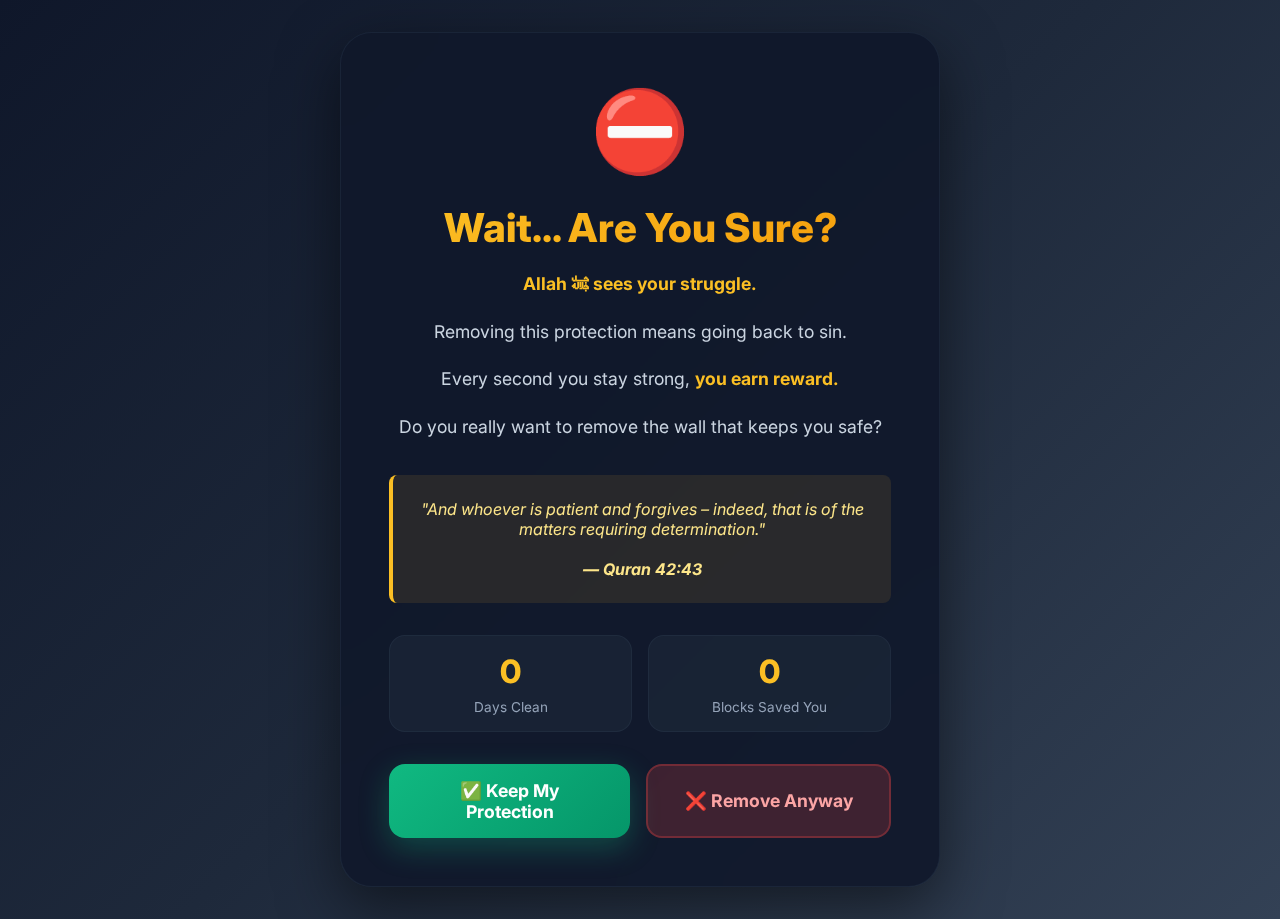
<file: uninstall.html>
<!DOCTYPE html>
<html lang="en">
<head>
    <meta charset="UTF-8">
    <meta name="viewport" content="width=device-width, initial-scale=1.0">
    <title>Wait... Are You Sure?</title>
    <link href="https://fonts.googleapis.com/css2?family=Inter:wght@400;500;600;700;800&display=swap" rel="stylesheet">
    <style>
        * {
            margin: 0;
            padding: 0;
            box-sizing: border-box;
        }
        
        body {
            font-family: 'Inter', sans-serif;
            background: linear-gradient(135deg, #0f172a 0%, #1e293b 50%, #334155 100%);
            min-height: 100vh;
            display: flex;
            align-items: center;
            justify-content: center;
            color: #e2e8f0;
            padding: 2rem;
        }
        
        .container {
            max-width: 600px;
            background: rgba(15, 23, 42, 0.9);
            backdrop-filter: blur(20px);
            border-radius: 2rem;
            padding: 3rem;
            box-shadow: 0 20px 60px rgba(0, 0, 0, 0.5);
            border: 1px solid rgba(51, 65, 85, 0.3);
            text-align: center;
            animation: fadeIn 0.5s ease-out;
        }
        
        @keyframes fadeIn {
            from {
                opacity: 0;
                transform: translateY(20px);
            }
            to {
                opacity: 1;
                transform: translateY(0);
            }
        }
        
        .icon {
            font-size: 5rem;
            margin-bottom: 1.5rem;
            animation: pulse 2s ease-in-out infinite;
        }
        
        @keyframes pulse {
            0%, 100% {
                transform: scale(1);
            }
            50% {
                transform: scale(1.1);
            }
        }
        
        h1 {
            font-size: 2.5rem;
            font-weight: 800;
            margin-bottom: 1rem;
            background: linear-gradient(135deg, #fbbf24, #f59e0b);
            -webkit-background-clip: text;
            -webkit-text-fill-color: transparent;
            background-clip: text;
        }
        
        .message {
            font-size: 1.1rem;
            line-height: 1.8;
            color: #cbd5e1;
            margin-bottom: 2rem;
        }
        
        .message p {
            margin-bottom: 1rem;
        }
        
        .highlight {
            color: #fbbf24;
            font-weight: 700;
        }
        
        .verse {
            background: rgba(251, 191, 36, 0.1);
            border-left: 4px solid #fbbf24;
            padding: 1.5rem;
            margin: 2rem 0;
            border-radius: 0.5rem;
            font-style: italic;
            color: #fde68a;
        }
        
        .buttons {
            display: flex;
            gap: 1rem;
            margin-top: 2rem;
        }
        
        .btn {
            flex: 1;
            padding: 1rem 2rem;
            border: none;
            border-radius: 1rem;
            font-size: 1.1rem;
            font-weight: 700;
            cursor: pointer;
            transition: all 0.3s ease;
            font-family: 'Inter', sans-serif;
        }
        
        .btn-keep {
            background: linear-gradient(135deg, #10b981, #059669);
            color: white;
            box-shadow: 0 10px 30px rgba(16, 185, 129, 0.3);
        }
        
        .btn-keep:hover {
            transform: translateY(-2px);
            box-shadow: 0 15px 40px rgba(16, 185, 129, 0.4);
        }
        
        .btn-remove {
            background: rgba(239, 68, 68, 0.2);
            color: #fca5a5;
            border: 2px solid rgba(239, 68, 68, 0.3);
        }
        
        .btn-remove:hover {
            background: rgba(239, 68, 68, 0.3);
            transform: translateY(-2px);
        }
        
        .stats {
            display: grid;
            grid-template-columns: repeat(auto-fit, minmax(150px, 1fr));
            gap: 1rem;
            margin: 2rem 0;
        }
        
        .stat-card {
            background: rgba(30, 41, 59, 0.6);
            padding: 1rem;
            border-radius: 1rem;
            border: 1px solid rgba(51, 65, 85, 0.3);
        }
        
        .stat-value {
            font-size: 2rem;
            font-weight: 800;
            color: #fbbf24;
        }
        
        .stat-label {
            font-size: 0.85rem;
            color: #94a3b8;
            margin-top: 0.5rem;
        }
        
        .reminder {
            background: rgba(239, 68, 68, 0.1);
            border: 2px solid rgba(239, 68, 68, 0.3);
            border-radius: 1rem;
            padding: 1.5rem;
            margin-top: 2rem;
            color: #fca5a5;
        }
    </style>
</head>
<body>
    <div class="container">
        <div class="icon">⛔</div>
        <h1>Wait... Are You Sure?</h1>
        
        <div class="message">
            <p><span class="highlight">Allah ﷻ sees your struggle.</span></p>
            <p>Removing this protection means going back to sin.</p>
            <p>Every second you stay strong, <span class="highlight">you earn reward.</span></p>
            <p>Do you really want to remove the wall that keeps you safe?</p>
        </div>
        
        <div class="verse">
            "And whoever is patient and forgives – indeed, that is of the matters requiring determination."
            <br><br>
            <strong>— Quran 42:43</strong>
        </div>
        
        <div class="stats" id="statsContainer">
            <div class="stat-card">
                <div class="stat-value" id="streakValue">0</div>
                <div class="stat-label">Days Clean</div>
            </div>
            <div class="stat-card">
                <div class="stat-value" id="blocksValue">0</div>
                <div class="stat-label">Blocks Saved You</div>
            </div>
        </div>
        
        <div class="reminder" id="sadaqahReminder" style="display: none;">
            <strong>⚠️ You still owe Sadaqah!</strong>
            <p style="margin-top: 0.5rem;">Don't forget your charity commitment before leaving.</p>
            <p style="font-size: 1.5rem; font-weight: 800; margin-top: 0.5rem;" id="sadaqahAmount">$0</p>
        </div>
        
        <div class="buttons">
            <button class="btn btn-keep" id="keepBtn">
                ✅ Keep My Protection
            </button>
            <button class="btn btn-remove" id="removeBtn">
                ❌ Remove Anyway
            </button>
        </div>
    </div>
    
    <script src="uninstall.js"></script>
</body>
</html>
</file>
